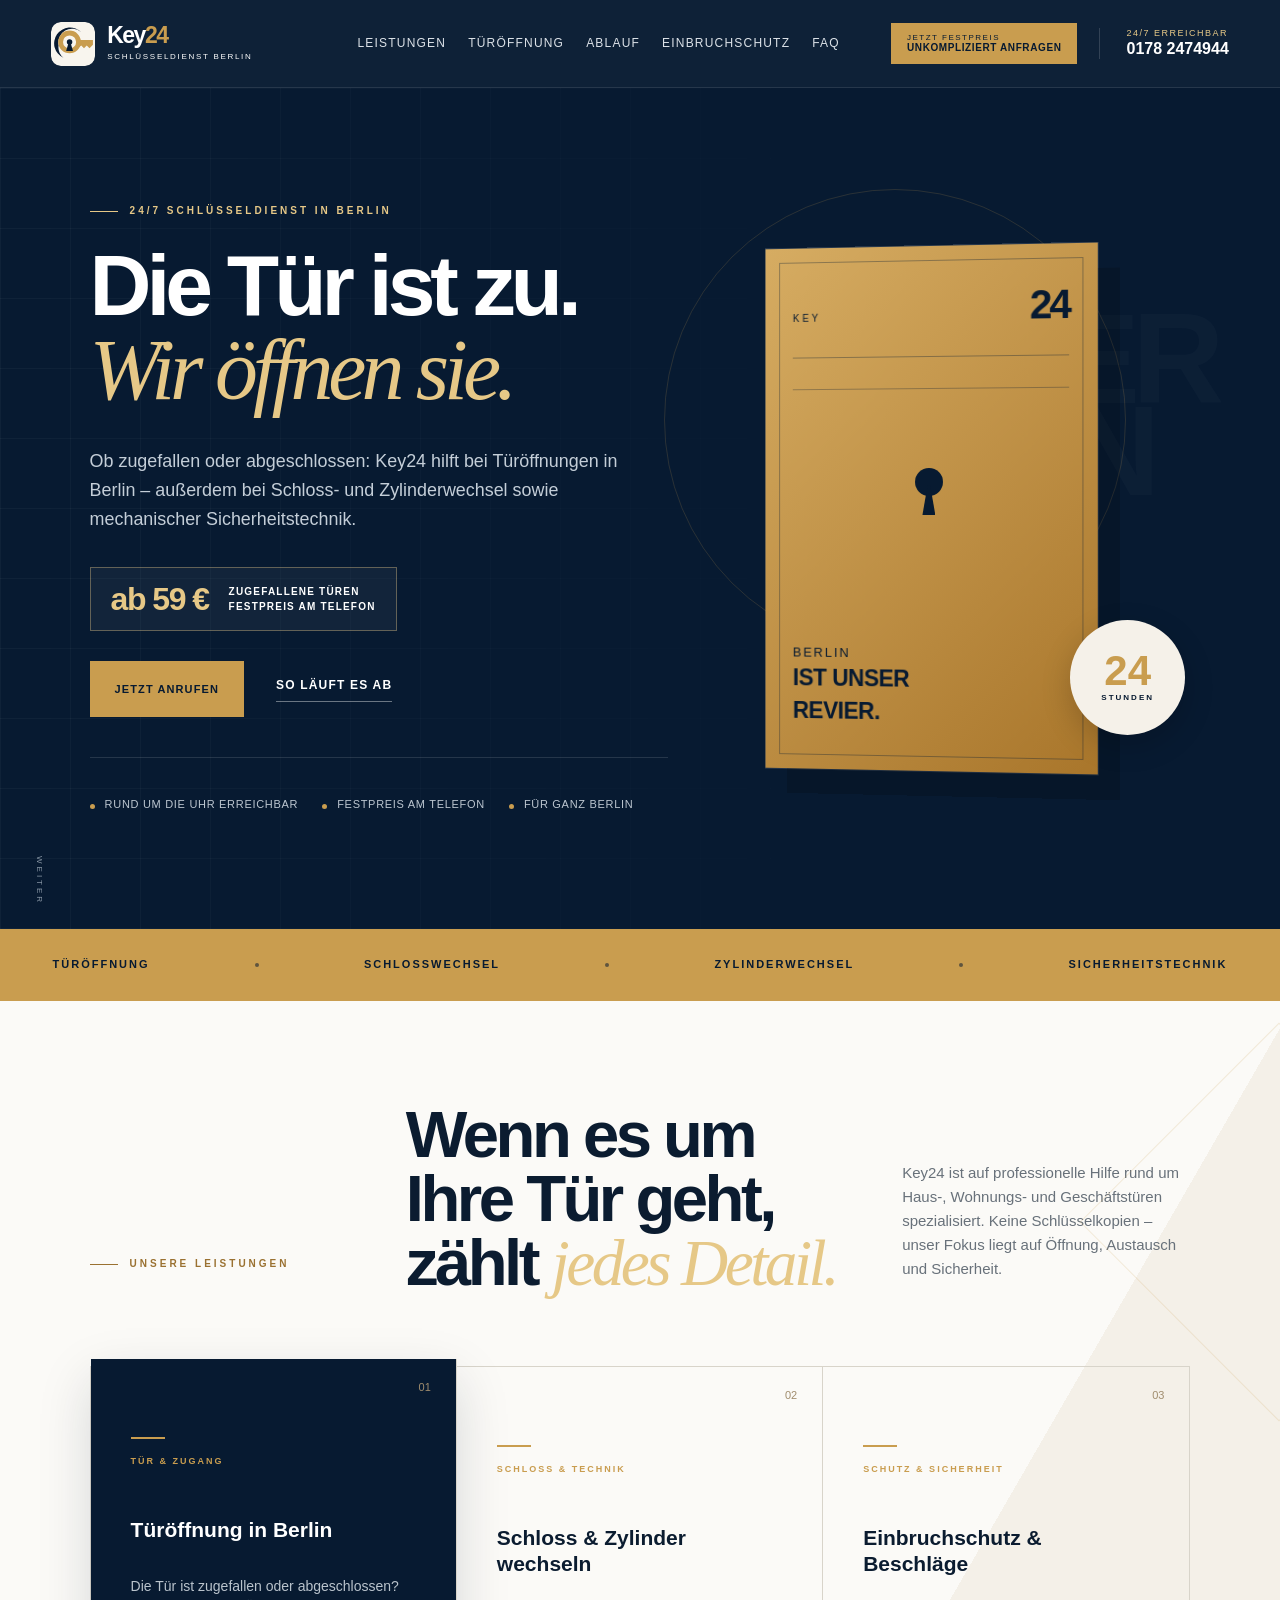
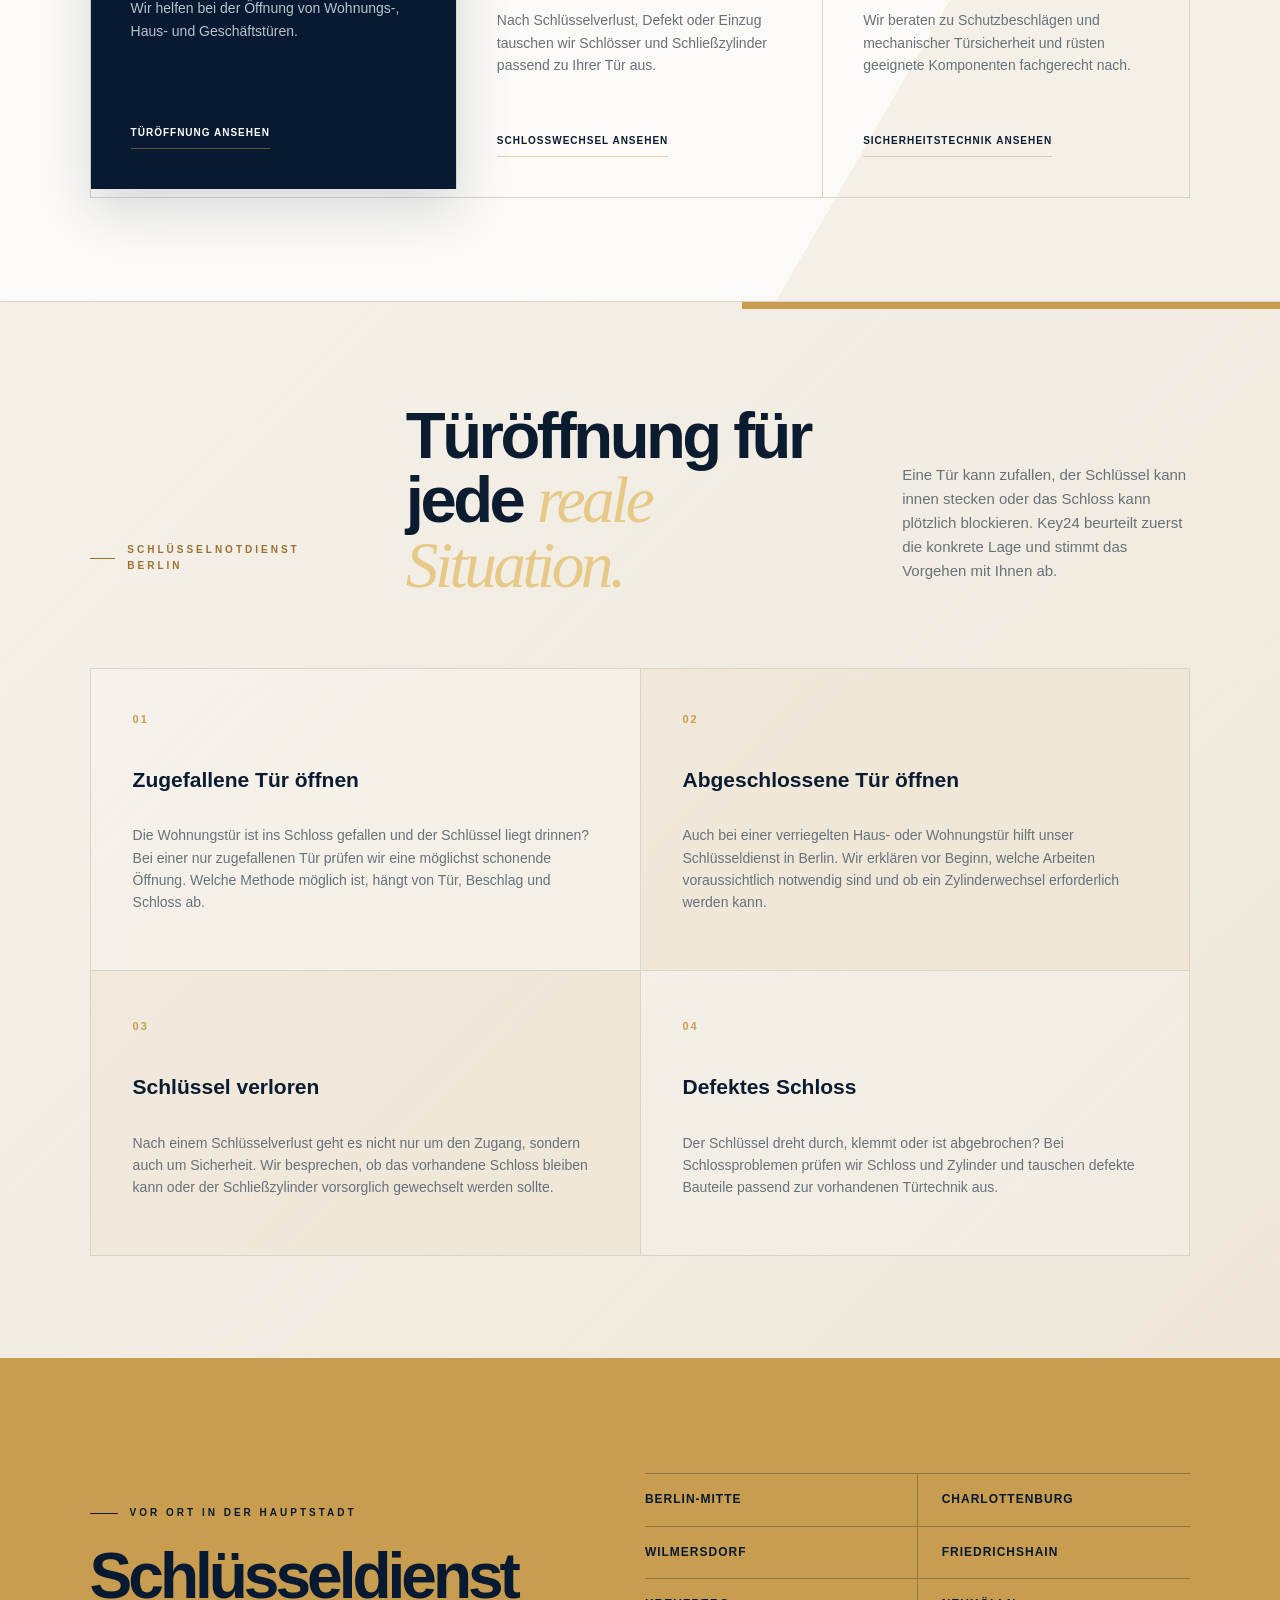
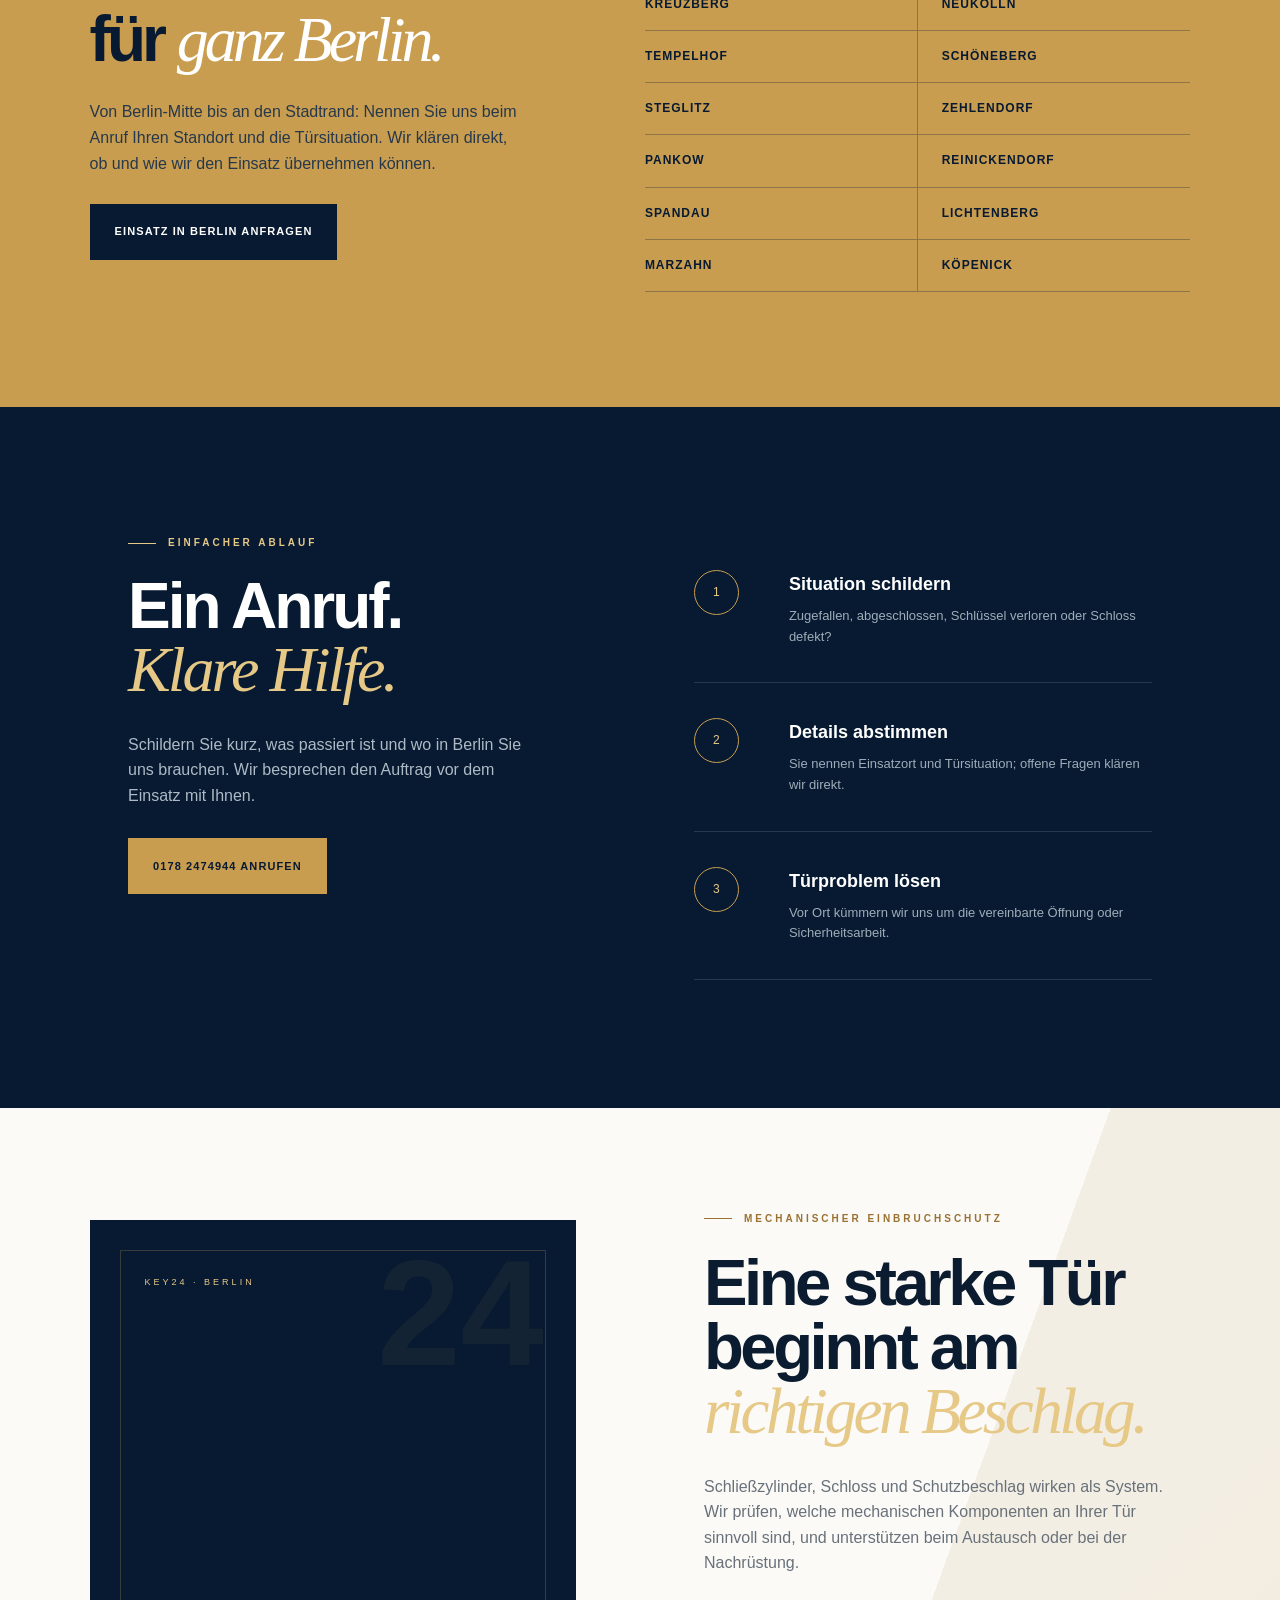
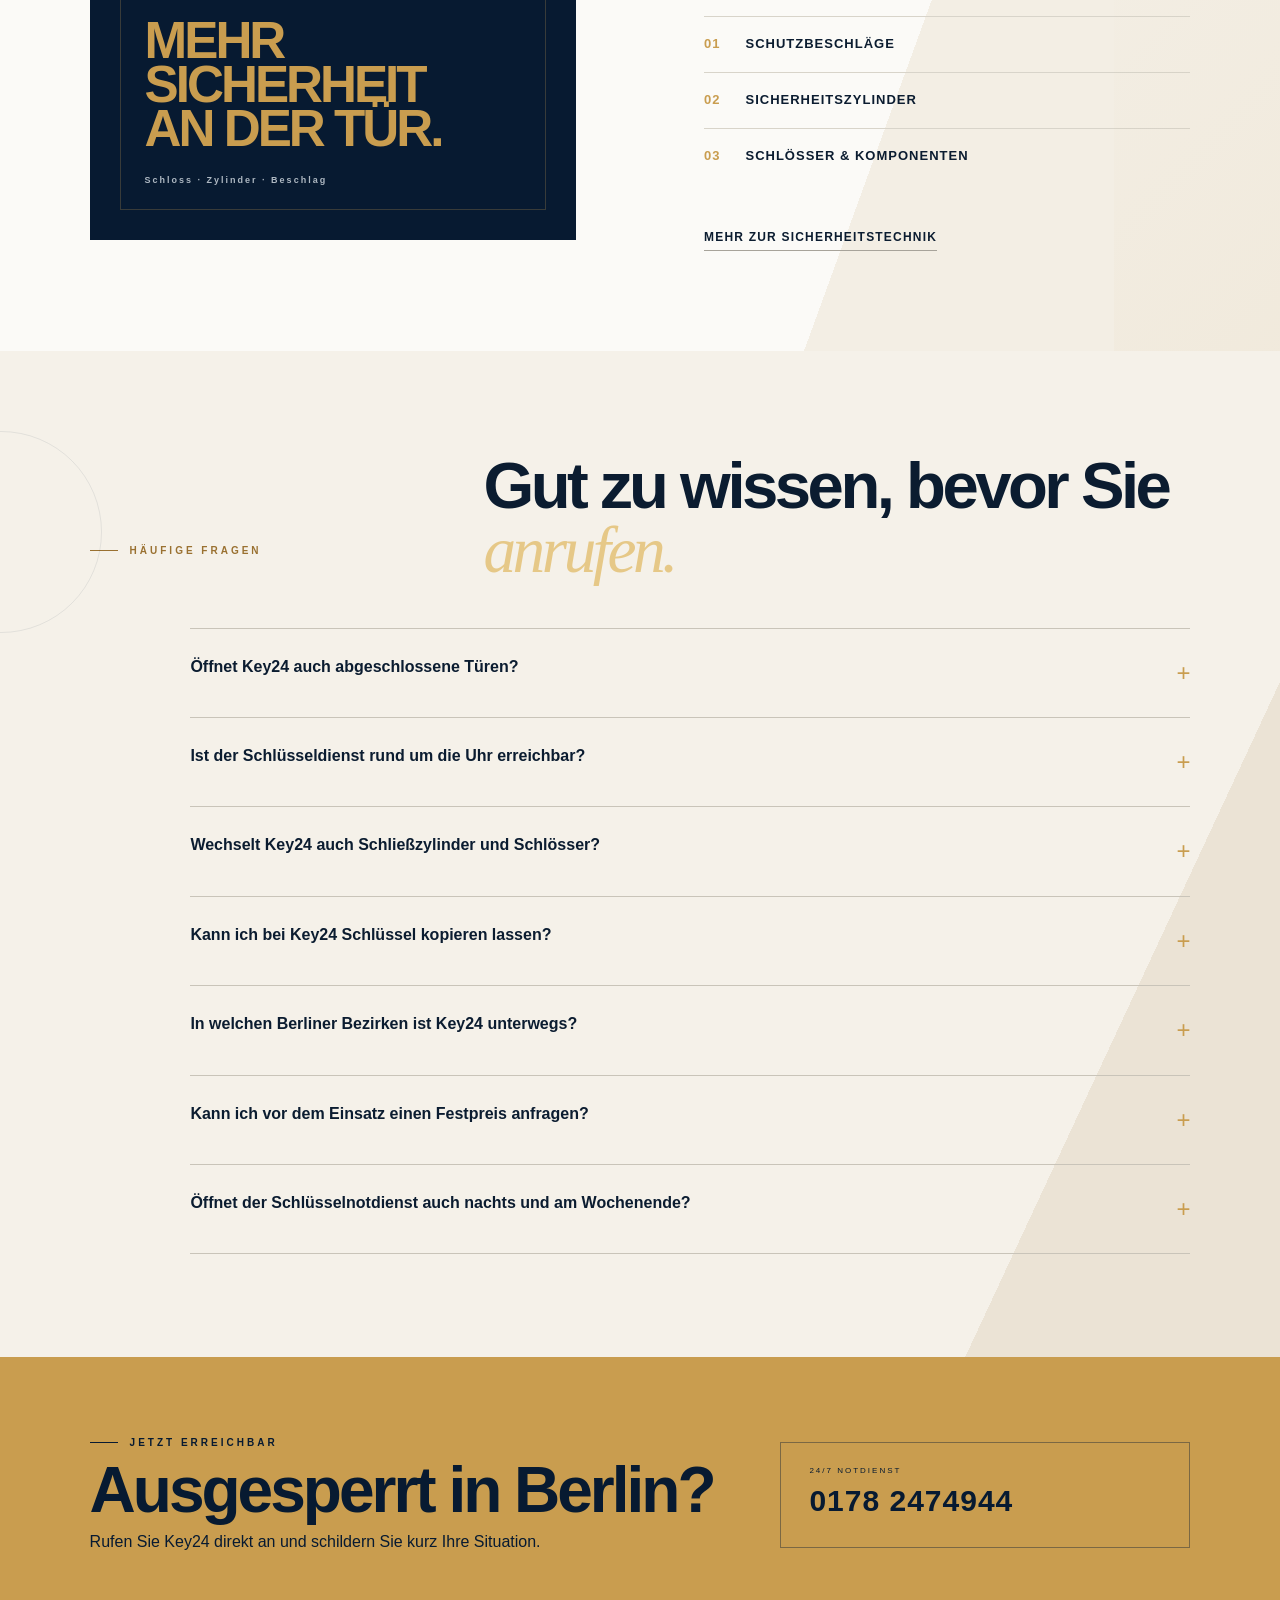
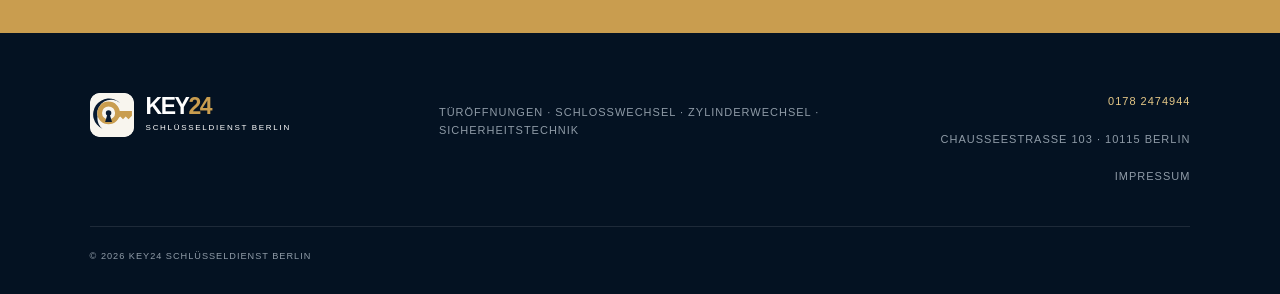
<file: index.html>
<!doctype html>
<html lang="de">
<head>
  <meta charset="utf-8">
  <meta name="viewport" content="width=device-width, initial-scale=1">
  <title>Schlüsseldienst Berlin 24/7 | Türöffnung ab 59 €</title>
  <meta name="description" content="Key24 Schlüsseldienst Berlin: zugefallene Türen ab 59 €, Festpreis am Telefon. 24/7 Türöffnung, Schlosswechsel und Sicherheitstechnik.">
  <meta name="robots" content="index,follow,max-image-preview:large">
  <link rel="canonical" href="https://xn--schlsseldienstberlin-key24-1zc.de/">
  <meta name="theme-color" content="#071a31">
  <meta property="og:type" content="website">
  <meta property="og:locale" content="de_DE">
  <meta property="og:url" content="https://xn--schlsseldienstberlin-key24-1zc.de/">
  <meta property="og:title" content="Key24 Schlüsseldienst Berlin – Türöffnung ab 59 €">
  <meta property="og:description" content="Zugefallene Türen ab 59 €. Festpreis und Anfahrt direkt am Telefon vereinbaren. Key24 ist in Berlin 24/7 erreichbar.">
  <meta property="og:image" content="https://xn--schlsseldienstberlin-key24-1zc.de/assets/key24-logo.jpeg">
  <meta property="og:image:alt" content="Key24 Schlüsseldienst Berlin Logo">
  <meta name="twitter:card" content="summary_large_image">
  <link rel="icon" href="/assets/favicon.svg" type="image/svg+xml" sizes="any">
  <link rel="icon" href="/assets/favicon-48.png" type="image/png" sizes="48x48">
  <link rel="apple-touch-icon" href="/assets/apple-touch-icon.png" sizes="180x180">
  <link rel="manifest" href="/site.webmanifest">
  <link rel="stylesheet" href="styles.css">
  <script type="application/ld+json">
  {
    "@context": "https://schema.org",
    "@graph": [
      {
        "@type": "Locksmith",
        "@id": "https://xn--schlsseldienstberlin-key24-1zc.de/#business",
        "name": "Key24 Schlüsseldienst Berlin",
        "url": "https://xn--schlsseldienstberlin-key24-1zc.de/",
        "description": "Schlüsseldienst für Türöffnungen, Schloss- und Zylinderwechsel sowie mechanische Sicherheitstechnik in Berlin.",
        "telephone": "+491782474944",
        "image": "https://xn--schlsseldienstberlin-key24-1zc.de/assets/key24-logo.jpeg",
        "logo": "https://xn--schlsseldienstberlin-key24-1zc.de/assets/favicon.svg",
        "priceRange": "€€",
        "address": {
          "@type": "PostalAddress",
          "streetAddress": "Chausseestraße 103",
          "postalCode": "10115",
          "addressLocality": "Berlin",
          "addressCountry": "DE"
        },
        "areaServed": {"@type": "City", "name": "Berlin"},
        "openingHoursSpecification": [{
          "@type": "OpeningHoursSpecification",
          "dayOfWeek": ["Monday", "Tuesday", "Wednesday", "Thursday", "Friday", "Saturday", "Sunday"],
          "opens": "00:00",
          "closes": "23:59"
        }]
      },
      {
        "@type": "WebSite",
        "@id": "https://xn--schlsseldienstberlin-key24-1zc.de/#website",
        "url": "https://xn--schlsseldienstberlin-key24-1zc.de/",
        "name": "Key24 Schlüsseldienst Berlin",
        "inLanguage": "de-DE",
        "publisher": {"@id": "https://xn--schlsseldienstberlin-key24-1zc.de/#business"}
      },
      {
        "@type": "WebPage",
        "@id": "https://xn--schlsseldienstberlin-key24-1zc.de/#webpage",
        "url": "https://xn--schlsseldienstberlin-key24-1zc.de/",
        "name": "Schlüsseldienst Berlin 24/7 | Türöffnung ab 59 €",
        "description": "Zugefallene Türen ab 59 €. Festpreis am Telefon. 24/7 Türöffnung, Schlosswechsel und Sicherheitstechnik in Berlin.",
        "isPartOf": {"@id": "https://xn--schlsseldienstberlin-key24-1zc.de/#website"},
        "about": {"@id": "https://xn--schlsseldienstberlin-key24-1zc.de/#business"},
        "inLanguage": "de-DE"
      },
      {
        "@type": "Service",
        "@id": "https://xn--schlsseldienstberlin-key24-1zc.de/#tueroeffnung",
        "name": "Türöffnung Berlin",
        "serviceType": "Türöffnung und Schlüsselnotdienst",
        "provider": {"@id": "https://xn--schlsseldienstberlin-key24-1zc.de/#business"},
        "areaServed": {"@type": "City", "name": "Berlin"},
        "offers": {
          "@type": "Offer",
          "price": "59",
          "priceCurrency": "EUR",
          "description": "Türöffnung einer nur zugefallenen Tür ab 59 €. Festpreis und Anfahrt werden vor dem Einsatz telefonisch vereinbart."
        }
      }
    ]
  }
  </script>
  <script type="application/ld+json">
  {
    "@context": "https://schema.org",
    "@type": "FAQPage",
    "mainEntity": [
      {"@type":"Question","name":"Was kostet eine zugefallene Türöffnung in Berlin?","acceptedAnswer":{"@type":"Answer","text":"Die Öffnung einer nur zugefallenen, nicht abgeschlossenen Tür beginnt bei 59 €. Festpreis und Anfahrt werden vor dem Einsatz am Telefon vereinbart."}},
      {"@type":"Question","name":"Ist Key24 rund um die Uhr erreichbar?","acceptedAnswer":{"@type":"Answer","text":"Key24 ist telefonisch 24 Stunden täglich, auch nachts, an Wochenenden und an Feiertagen erreichbar."}},
      {"@type":"Question","name":"Wechselt Key24 Schlösser und Schließzylinder?","acceptedAnswer":{"@type":"Answer","text":"Ja. Key24 prüft und wechselt Schlösser und Schließzylinder nach Defekt, Schlüsselverlust, Umzug oder Sicherheitsbedarf. Material und Preis werden vorher abgestimmt."}},
      {"@type":"Question","name":"Fertigt Key24 Schlüsselkopien an?","acceptedAnswer":{"@type":"Answer","text":"Nein. Key24 fertigt keine Schlüsselkopien an. Der Schwerpunkt liegt auf Türöffnungen, Schloss- und Zylinderwechsel sowie mechanischer Sicherheitstechnik."}}
    ]
  }
  </script>
</head>
<body>
  <a class="skip-link" href="#inhalt">Zum Inhalt</a>
  <header class="site-header">
    <a class="brand" href="#start" aria-label="Key24 Startseite">
      <img class="brand-icon" src="/assets/favicon.svg" width="44" height="44" alt="">
      <span><b>Key<span>24</span></b><small>Schlüsseldienst Berlin</small></span>
    </a>
    <nav aria-label="Hauptnavigation">
      <a href="#leistungen">Leistungen</a>
      <a href="/tueroeffnung-berlin/">Türöffnung</a>
      <a href="#ablauf">Ablauf</a>
      <a href="#schutz">Einbruchschutz</a>
      <a href="#faq">FAQ</a>
    </nav>
    <div class="header-actions">
      <a class="header-price" href="tel:+491782474944"><span>Jetzt Festpreis</span><b>unkompliziert anfragen</b></a>
      <a class="header-call" href="tel:+491782474944"><span>24/7 erreichbar</span><b>0178 2474944</b></a>
    </div>
    <button class="menu-button" type="button" aria-label="Menü öffnen" aria-expanded="false"><span></span><span></span></button>
  </header>

  <main id="inhalt">
    <section class="hero" id="start">
      <div class="hero-grid" aria-hidden="true"></div>
      <div class="hero-copy">
        <p class="eyebrow"><span></span> 24/7 Schlüsseldienst in Berlin</p>
        <h1>Die Tür ist zu.<br><em>Wir öffnen sie.</em></h1>
        <p class="hero-text">Ob zugefallen oder abgeschlossen: Key24 hilft bei Türöffnungen in Berlin – außerdem bei Schloss- und Zylinderwechsel sowie mechanischer Sicherheitstechnik.</p>
        <div class="hero-price" aria-label="Preis für eine zugefallene Tür">
          <strong>ab 59 €</strong>
          <span>Zugefallene Türen<br>Festpreis am Telefon</span>
        </div>
        <div class="hero-actions">
          <a class="button button-primary" href="tel:+491782474944">Jetzt anrufen</a>
          <a class="text-link" href="#ablauf">So läuft es ab</a>
        </div>
        <ul class="trust-list" aria-label="Ihre Vorteile">
          <li>Rund um die Uhr erreichbar</li>
          <li>Festpreis am Telefon</li>
          <li>Für ganz Berlin</li>
        </ul>
      </div>
      <div class="hero-visual" aria-label="Key24 – Türöffnung in Berlin">
        <div class="berlin-word" aria-hidden="true">BER<br>LIN</div>
        <div class="door">
          <div class="door-top"><span>KEY</span><b>24</b></div>
          <div class="door-line"></div>
          <div class="keyhole"></div>
          <p>BERLIN<br><b>IST UNSER<br>REVIER.</b></p>
        </div>
        <div class="roundel"><span>24</span><small>STUNDEN</small></div>
      </div>
      <a class="scroll-cue" href="#leistungen" aria-label="Zu den Leistungen">WEITER</a>
    </section>

    <section class="service-strip" aria-label="Leistungsübersicht">
      <span>Türöffnung</span><i></i><span>Schlosswechsel</span><i></i><span>Zylinderwechsel</span><i></i><span>Sicherheitstechnik</span>
    </section>

    <section class="section services" id="leistungen">
      <div class="section-intro">
        <p class="eyebrow dark"><span></span> Unsere Leistungen</p>
        <h2>Wenn es um Ihre Tür geht, zählt <em>jedes Detail.</em></h2>
        <p>Key24 ist auf professionelle Hilfe rund um Haus-, Wohnungs- und Geschäftstüren spezialisiert. Keine Schlüsselkopien – unser Fokus liegt auf Öffnung, Austausch und Sicherheit.</p>
      </div>
      <div class="service-cards">
        <article class="service-card featured">
          <div class="card-number">01</div>
          <p class="service-label">Tür &amp; Zugang</p>
          <h3>Türöffnung in Berlin</h3>
          <p>Die Tür ist zugefallen oder abgeschlossen? Wir helfen bei der Öffnung von Wohnungs-, Haus- und Geschäftstüren.</p>
          <a href="/tueroeffnung-berlin/">Türöffnung ansehen</a>
        </article>
        <article class="service-card">
          <div class="card-number">02</div>
          <p class="service-label">Schloss &amp; Technik</p>
          <h3>Schloss &amp; Zylinder wechseln</h3>
          <p>Nach Schlüsselverlust, Defekt oder Einzug tauschen wir Schlösser und Schließzylinder passend zu Ihrer Tür aus.</p>
          <a href="/schlosswechsel-berlin/">Schlosswechsel ansehen</a>
        </article>
        <article class="service-card">
          <div class="card-number">03</div>
          <p class="service-label">Schutz &amp; Sicherheit</p>
          <h3>Einbruchschutz &amp; Beschläge</h3>
          <p>Wir beraten zu Schutzbeschlägen und mechanischer Türsicherheit und rüsten geeignete Komponenten fachgerecht nach.</p>
          <a href="/sicherheitstechnik-berlin/">Sicherheitstechnik ansehen</a>
        </article>
      </div>
    </section>

    <section class="section expertise" id="tueroeffnung">
      <div class="section-intro">
        <p class="eyebrow dark"><span></span> Schlüsselnotdienst Berlin</p>
        <h2>Türöffnung für jede <em>reale Situation.</em></h2>
        <p>Eine Tür kann zufallen, der Schlüssel kann innen stecken oder das Schloss kann plötzlich blockieren. Key24 beurteilt zuerst die konkrete Lage und stimmt das Vorgehen mit Ihnen ab.</p>
      </div>
      <div class="expertise-grid">
        <article><b class="topic-number">01</b><h3>Zugefallene Tür öffnen</h3><p>Die Wohnungstür ist ins Schloss gefallen und der Schlüssel liegt drinnen? Bei einer nur zugefallenen Tür prüfen wir eine möglichst schonende Öffnung. Welche Methode möglich ist, hängt von Tür, Beschlag und Schloss ab.</p></article>
        <article><b class="topic-number">02</b><h3>Abgeschlossene Tür öffnen</h3><p>Auch bei einer verriegelten Haus- oder Wohnungstür hilft unser Schlüsseldienst in Berlin. Wir erklären vor Beginn, welche Arbeiten voraussichtlich notwendig sind und ob ein Zylinderwechsel erforderlich werden kann.</p></article>
        <article><b class="topic-number">03</b><h3>Schlüssel verloren</h3><p>Nach einem Schlüsselverlust geht es nicht nur um den Zugang, sondern auch um Sicherheit. Wir besprechen, ob das vorhandene Schloss bleiben kann oder der Schließzylinder vorsorglich gewechselt werden sollte.</p></article>
        <article><b class="topic-number">04</b><h3>Defektes Schloss</h3><p>Der Schlüssel dreht durch, klemmt oder ist abgebrochen? Bei Schlossproblemen prüfen wir Schloss und Zylinder und tauschen defekte Bauteile passend zur vorhandenen Türtechnik aus.</p></article>
      </div>
    </section>

    <section class="local-section">
      <div class="local-heading">
        <p class="eyebrow"><span></span> Vor Ort in der Hauptstadt</p>
        <h2>Schlüsseldienst für <em>ganz Berlin.</em></h2>
        <p>Von Berlin-Mitte bis an den Stadtrand: Nennen Sie uns beim Anruf Ihren Standort und die Türsituation. Wir klären direkt, ob und wie wir den Einsatz übernehmen können.</p>
        <a class="button button-primary" href="tel:+491782474944">Einsatz in Berlin anfragen</a>
      </div>
      <div class="districts" aria-label="Einsatzgebiete in Berlin"><span>Berlin-Mitte</span><span>Charlottenburg</span><span>Wilmersdorf</span><span>Friedrichshain</span><span>Kreuzberg</span><span>Neukölln</span><span>Tempelhof</span><span>Schöneberg</span><span>Steglitz</span><span>Zehlendorf</span><span>Pankow</span><span>Reinickendorf</span><span>Spandau</span><span>Lichtenberg</span><span>Marzahn</span><span>Köpenick</span></div>
    </section>

    <section class="process" id="ablauf">
      <div class="process-copy">
        <p class="eyebrow"><span></span> Einfacher Ablauf</p>
        <h2>Ein Anruf.<br><em>Klare Hilfe.</em></h2>
        <p>Schildern Sie kurz, was passiert ist und wo in Berlin Sie uns brauchen. Wir besprechen den Auftrag vor dem Einsatz mit Ihnen.</p>
        <a class="button button-primary" href="tel:+491782474944">0178 2474944 anrufen</a>
      </div>
      <ol class="steps">
        <li><span>1</span><div><h3>Situation schildern</h3><p>Zugefallen, abgeschlossen, Schlüssel verloren oder Schloss defekt?</p></div></li>
        <li><span>2</span><div><h3>Details abstimmen</h3><p>Sie nennen Einsatzort und Türsituation; offene Fragen klären wir direkt.</p></div></li>
        <li><span>3</span><div><h3>Türproblem lösen</h3><p>Vor Ort kümmern wir uns um die vereinbarte Öffnung oder Sicherheitsarbeit.</p></div></li>
      </ol>
    </section>

    <section class="section security" id="schutz">
      <div class="security-visual" aria-hidden="true">
        <span class="security-kicker">KEY24 · BERLIN</span>
        <strong>MEHR<br>SICHERHEIT<br>AN DER TÜR.</strong>
        <p>Schloss · Zylinder · Beschlag</p>
      </div>
      <div class="security-copy">
        <p class="eyebrow dark"><span></span> Mechanischer Einbruchschutz</p>
        <h2>Eine starke Tür beginnt am <em>richtigen Beschlag.</em></h2>
        <p>Schließzylinder, Schloss und Schutzbeschlag wirken als System. Wir prüfen, welche mechanischen Komponenten an Ihrer Tür sinnvoll sind, und unterstützen beim Austausch oder bei der Nachrüstung.</p>
        <div class="security-points">
          <div><b>01</b><span>Schutzbeschläge</span></div>
          <div><b>02</b><span>Sicherheitszylinder</span></div>
          <div><b>03</b><span>Schlösser &amp; Komponenten</span></div>
        </div>
        <a class="text-link dark-link" href="/sicherheitstechnik-berlin/">Mehr zur Sicherheitstechnik</a>
      </div>
    </section>

    <section class="section faq" id="faq">
      <div class="section-intro compact">
        <p class="eyebrow dark"><span></span> Häufige Fragen</p>
        <h2>Gut zu wissen, bevor Sie <em>anrufen.</em></h2>
      </div>
      <div class="accordion">
        <details><summary>Öffnet Key24 auch abgeschlossene Türen?<span>+</span></summary><p>Ja. Wir helfen sowohl bei zugefallenen als auch bei abgeschlossenen Haus-, Wohnungs- und Geschäftstüren. Die genaue Vorgehensweise hängt von Tür, Schloss und Situation ab.</p></details>
        <details><summary>Ist der Schlüsseldienst rund um die Uhr erreichbar?<span>+</span></summary><p>Sie erreichen Key24 unter 0178 2474944 rund um die Uhr – auch nachts, an Wochenenden und Feiertagen.</p></details>
        <details><summary>Wechselt Key24 auch Schließzylinder und Schlösser?<span>+</span></summary><p>Ja. Wir tauschen defekte oder nicht mehr sichere Schlösser und Schließzylinder aus, etwa nach Schlüsselverlust, einem Einzug oder einem Einbruchversuch.</p></details>
        <details><summary>Kann ich bei Key24 Schlüssel kopieren lassen?<span>+</span></summary><p>Nein. Key24 fertigt keine Schlüsselkopien an. Unser Schwerpunkt sind Türöffnungen, Schloss- und Zylinderwechsel, Beschläge und mechanischer Einbruchschutz.</p></details>
        <details><summary>In welchen Berliner Bezirken ist Key24 unterwegs?<span>+</span></summary><p>Key24 hilft im gesamten Berliner Stadtgebiet. Nennen Sie beim Anruf einfach Ihren Bezirk und die genaue Adresse.</p></details>
        <details><summary>Kann ich vor dem Einsatz einen Festpreis anfragen?<span>+</span></summary><p>Ja. Beschreiben Sie am Telefon möglichst genau, ob die Tür zugefallen oder abgeschlossen ist, welche Art von Tür betroffen ist und wo der Einsatz stattfinden soll. Auf Basis des konkret beschriebenen Auftrags können Sie einen Festpreis anfragen.</p></details>
        <details><summary>Öffnet der Schlüsselnotdienst auch nachts und am Wochenende?<span>+</span></summary><p>Key24 ist als 24-Stunden-Schlüsselnotdienst in Berlin auch nachts, an Wochenenden und an Feiertagen telefonisch erreichbar.</p></details>
      </div>
    </section>

    <section class="cta">
      <div>
        <p class="eyebrow"><span></span> Jetzt erreichbar</p>
        <h2>Ausgesperrt in Berlin?</h2>
        <p>Rufen Sie Key24 direkt an und schildern Sie kurz Ihre Situation.</p>
      </div>
      <a href="tel:+491782474944"><small>24/7 NOTDIENST</small><strong>0178 2474944</strong></a>
    </section>
  </main>

  <footer>
    <div class="footer-brand">
      <img class="brand-icon" src="/assets/favicon.svg" width="44" height="44" alt="">
      <div><b>Key<span>24</span></b><small>Schlüsseldienst Berlin</small></div>
    </div>
    <p>Türöffnungen · Schlosswechsel · Zylinderwechsel · Sicherheitstechnik</p>
    <div class="footer-links"><a href="tel:+491782474944">0178 2474944</a><span>Chausseestraße 103 · 10115 Berlin</span><a href="/impressum.html">Impressum</a></div>
    <small>© <span id="year"></span> Key24 Schlüsseldienst Berlin</small>
  </footer>

  <div class="mobile-call"><a href="tel:+491782474944"><span>Festpreis anfragen</span><b>0178 2474944</b></a></div>
  <script src="script.js"></script>
</body>
</html>
</file>
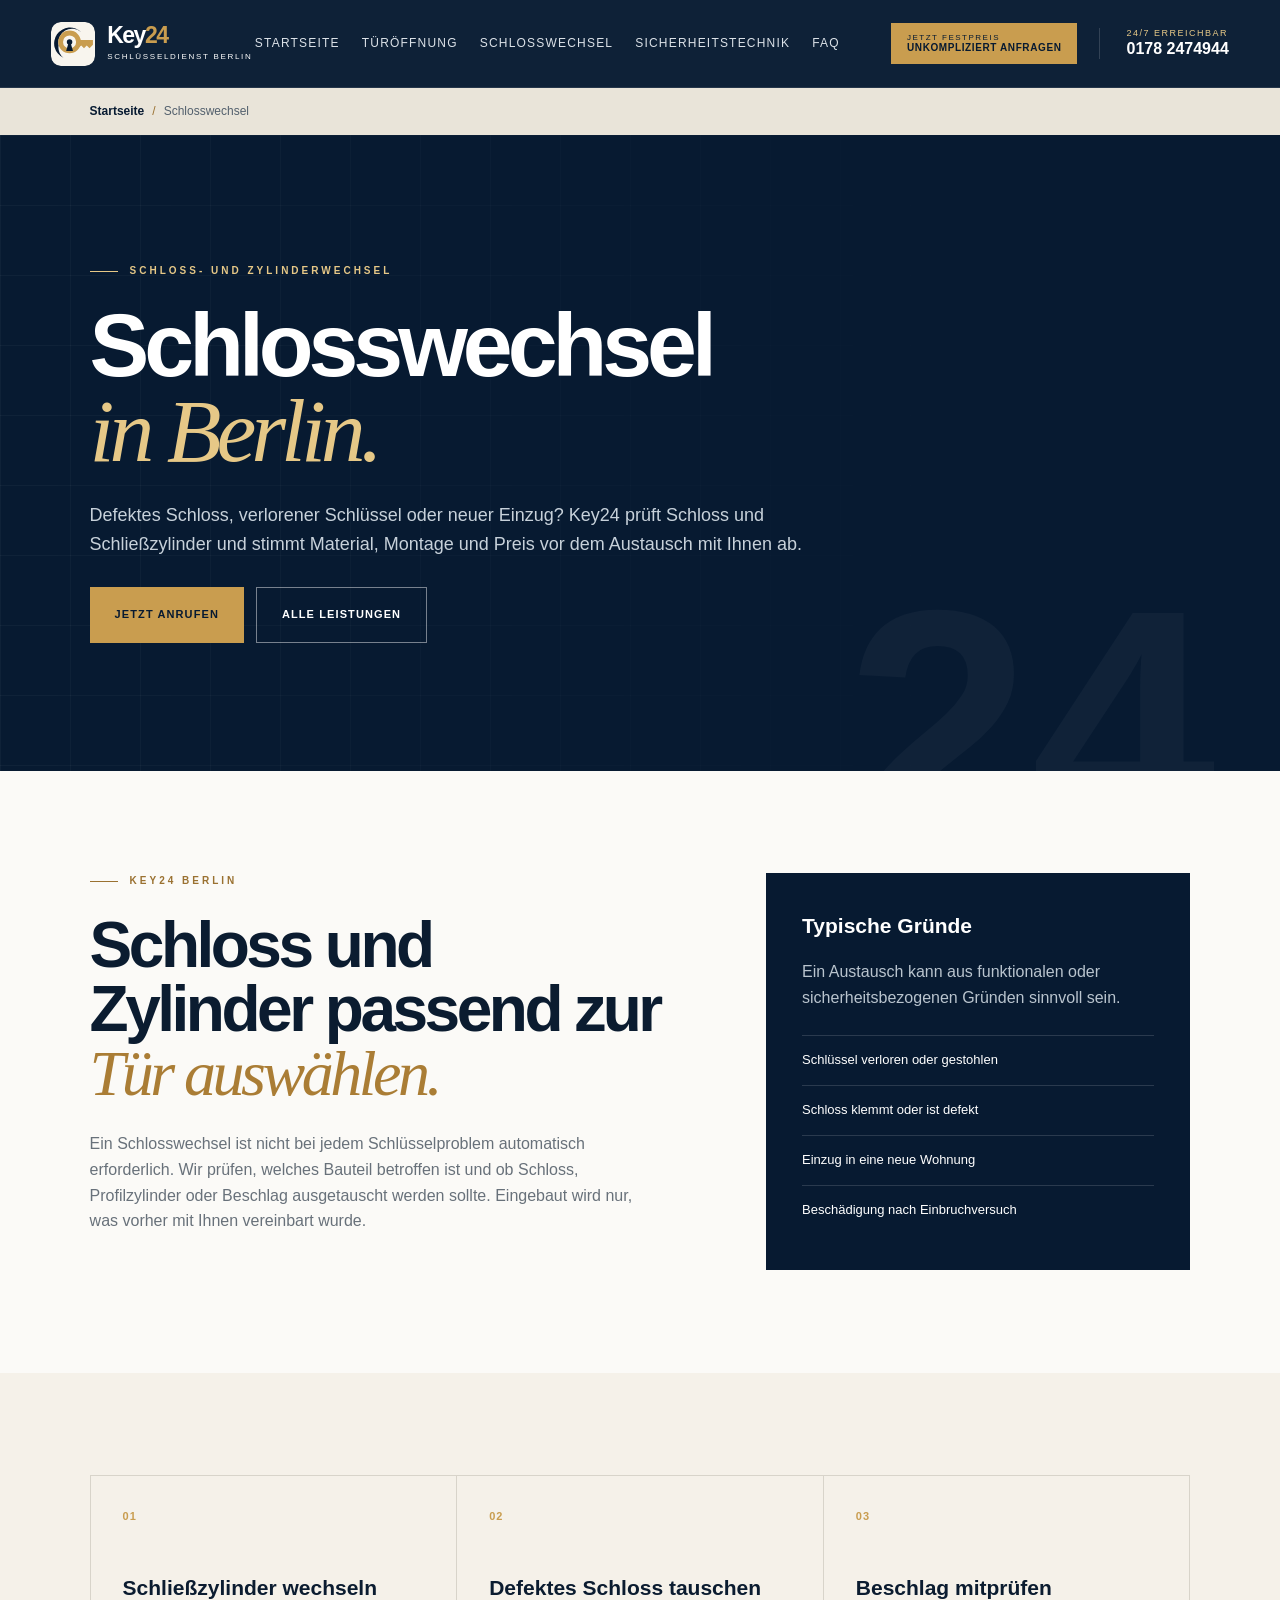
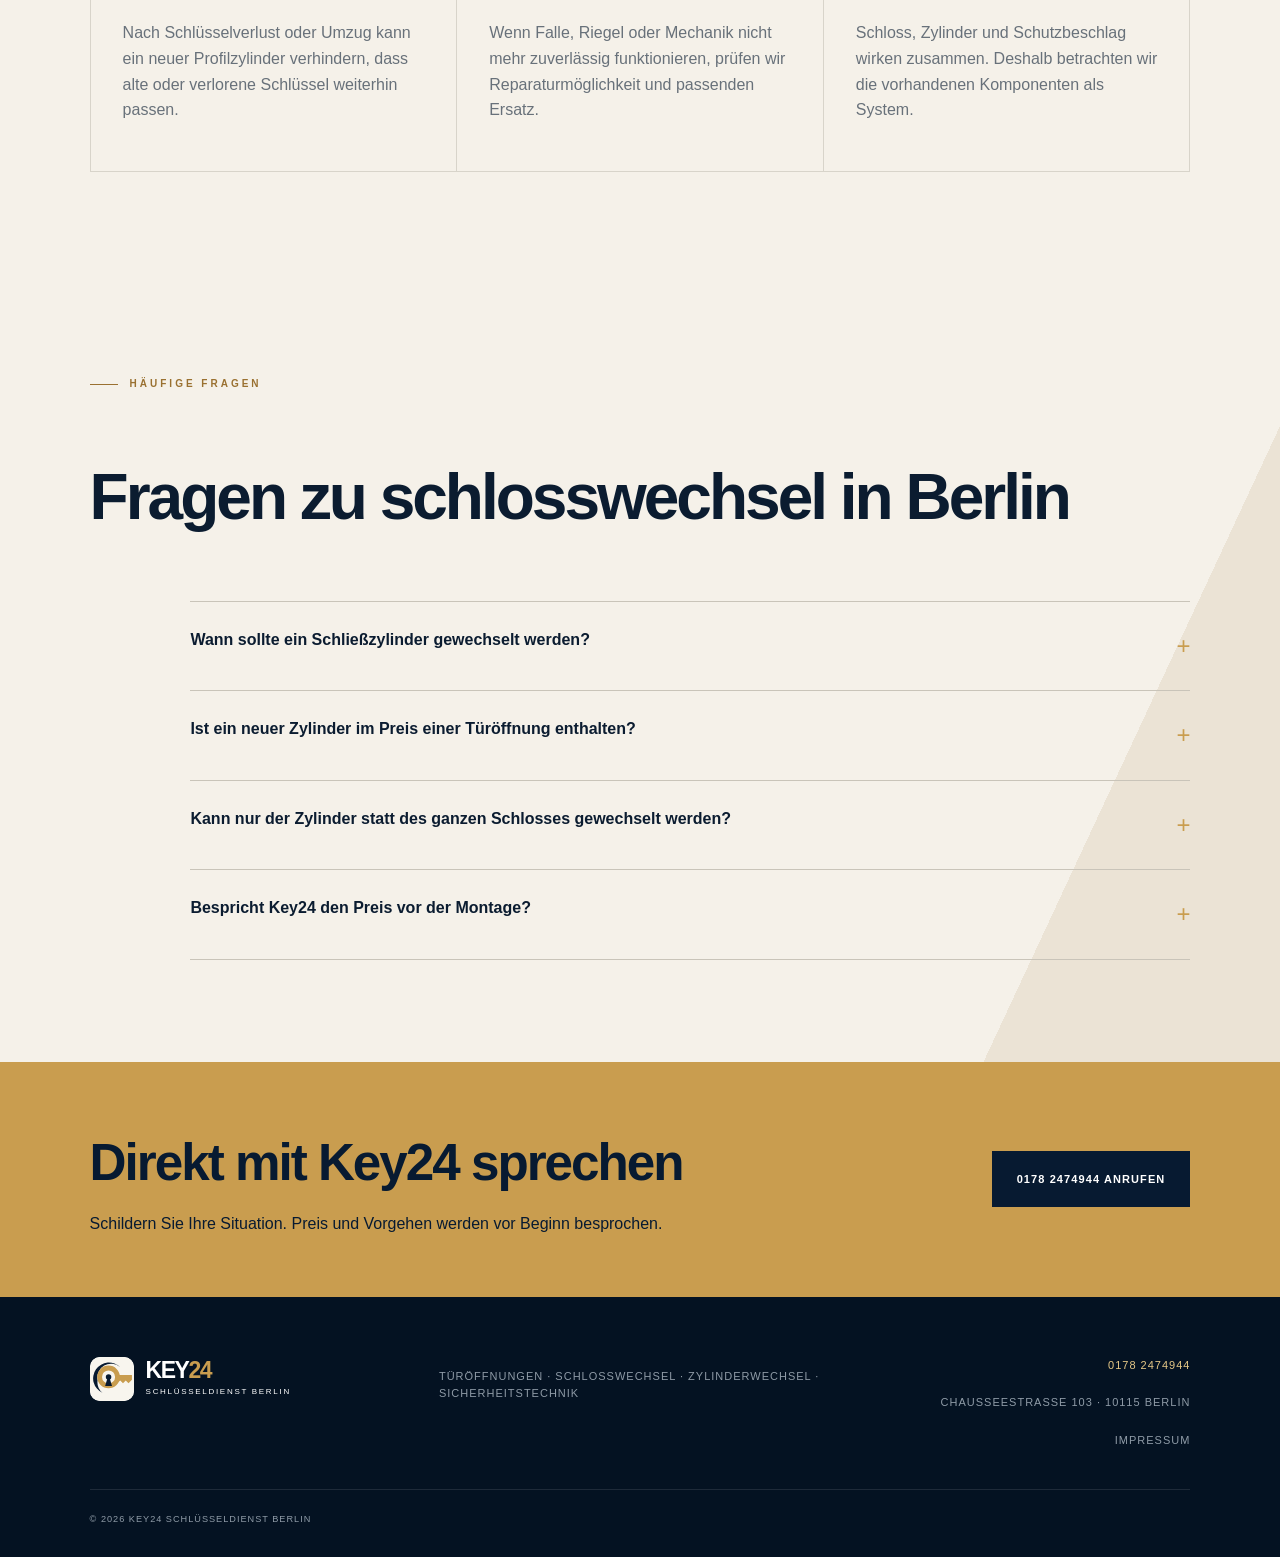
<file: schlosswechsel-berlin/index.html>
<!doctype html><html lang="de"><head><meta charset="utf-8"><meta name="viewport" content="width=device-width,initial-scale=1"><title>Schlosswechsel Berlin | Schloss &amp; Zylinder wechseln</title><meta name="description" content="Schlosswechsel Berlin mit Key24: Schloss oder Schließzylinder nach Defekt, Schlüsselverlust oder Umzug wechseln. Klare Absprache vor der Montage."><meta name="robots" content="index,follow,max-image-preview:large"><link rel="canonical" href="https://xn--schlsseldienstberlin-key24-1zc.de/schlosswechsel-berlin/"><meta name="theme-color" content="#071a31"><meta property="og:type" content="website"><meta property="og:locale" content="de_DE"><meta property="og:url" content="https://xn--schlsseldienstberlin-key24-1zc.de/schlosswechsel-berlin/"><meta property="og:title" content="Schlosswechsel Berlin | Schloss &amp; Zylinder wechseln"><meta property="og:description" content="Schlosswechsel Berlin mit Key24: Schloss oder Schließzylinder nach Defekt, Schlüsselverlust oder Umzug wechseln. Klare Absprache vor der Montage."><meta property="og:image" content="https://xn--schlsseldienstberlin-key24-1zc.de/assets/key24-logo.jpeg"><meta name="twitter:card" content="summary_large_image"><link rel="icon" href="/assets/favicon.svg" type="image/svg+xml" sizes="any"><link rel="icon" href="/assets/favicon-48.png" type="image/png" sizes="48x48"><link rel="apple-touch-icon" href="/assets/apple-touch-icon.png" sizes="180x180"><link rel="manifest" href="/site.webmanifest"><link rel="stylesheet" href="/styles.css"><script type="application/ld+json">{"@context":"https://schema.org","@graph":[{"@type":"WebPage","@id":"https://xn--schlsseldienstberlin-key24-1zc.de/schlosswechsel-berlin/#webpage","url":"https://xn--schlsseldienstberlin-key24-1zc.de/schlosswechsel-berlin/","name":"Schlosswechsel Berlin | Schloss & Zylinder wechseln","description":"Schlosswechsel Berlin mit Key24: Schloss oder Schließzylinder nach Defekt, Schlüsselverlust oder Umzug wechseln. Klare Absprache vor der Montage.","inLanguage":"de-DE","isPartOf":{"@id":"https://xn--schlsseldienstberlin-key24-1zc.de/#website"},"breadcrumb":{"@id":"https://xn--schlsseldienstberlin-key24-1zc.de/schlosswechsel-berlin/#breadcrumb"},"mainEntity":{"@id":"https://xn--schlsseldienstberlin-key24-1zc.de/schlosswechsel-berlin/#service"}},{"@type":"BreadcrumbList","@id":"https://xn--schlsseldienstberlin-key24-1zc.de/schlosswechsel-berlin/#breadcrumb","itemListElement":[{"@type":"ListItem","position":1,"name":"Startseite","item":"https://xn--schlsseldienstberlin-key24-1zc.de/"},{"@type":"ListItem","position":2,"name":"Schlosswechsel","item":"https://xn--schlsseldienstberlin-key24-1zc.de/schlosswechsel-berlin/"}]},{"@type":"Service","@id":"https://xn--schlsseldienstberlin-key24-1zc.de/schlosswechsel-berlin/#service","name":"Schlosswechsel Berlin","description":"Schlosswechsel Berlin mit Key24: Schloss oder Schließzylinder nach Defekt, Schlüsselverlust oder Umzug wechseln. Klare Absprache vor der Montage.","url":"https://xn--schlsseldienstberlin-key24-1zc.de/schlosswechsel-berlin/","provider":{"@id":"https://xn--schlsseldienstberlin-key24-1zc.de/#business"},"areaServed":{"@type":"City","name":"Berlin"}},{"@type":"FAQPage","@id":"https://xn--schlsseldienstberlin-key24-1zc.de/schlosswechsel-berlin/#faq","mainEntity":[{"@type":"Question","name":"Wann sollte ein Schließzylinder gewechselt werden?","acceptedAnswer":{"@type":"Answer","text":"Ein Wechsel kann nach Schlüsselverlust, Diebstahl, Umzug, Defekt oder bei einem technisch ungeeigneten alten Zylinder sinnvoll sein."}},{"@type":"Question","name":"Ist ein neuer Zylinder im Preis einer Türöffnung enthalten?","acceptedAnswer":{"@type":"Answer","text":"Nein. Material ist nicht automatisch im Türöffnungspreis enthalten und wird nur nach vorheriger Absprache eingebaut und berechnet."}},{"@type":"Question","name":"Kann nur der Zylinder statt des ganzen Schlosses gewechselt werden?","acceptedAnswer":{"@type":"Answer","text":"Das hängt vom Defekt und der vorhandenen Türtechnik ab. Häufig lässt sich ein Profilzylinder separat austauschen; die konkrete Situation wird vorher geprüft."}},{"@type":"Question","name":"Bespricht Key24 den Preis vor der Montage?","acceptedAnswer":{"@type":"Answer","text":"Ja. Benötigtes Material, Montage und Preis werden vor dem Austausch mit Ihnen abgestimmt."}}]}]}</script></head><body class="subpage"><a class="skip-link" href="#inhalt">Zum Inhalt</a>
  <header class="site-header">
    <a class="brand" href="/" aria-label="Key24 Startseite"><img class="brand-icon" src="/assets/favicon.svg" width="44" height="44" alt=""><span><b>Key<span>24</span></b><small>Schlüsseldienst Berlin</small></span></a>
    <nav aria-label="Hauptnavigation"><a href="/">Startseite</a><a href="/tueroeffnung-berlin/">Türöffnung</a><a href="/schlosswechsel-berlin/">Schlosswechsel</a><a href="/sicherheitstechnik-berlin/">Sicherheitstechnik</a><a href="/#faq">FAQ</a></nav>
    <div class="header-actions"><a class="header-price" href="tel:+491782474944"><span>Jetzt Festpreis</span><b>unkompliziert anfragen</b></a><a class="header-call" href="tel:+491782474944"><span>24/7 erreichbar</span><b>0178 2474944</b></a></div>
    <button class="menu-button" type="button" aria-label="Menü öffnen" aria-expanded="false"><span></span><span></span></button>
  </header><main id="inhalt"><div class="breadcrumb"><a href="/">Startseite</a><span>/</span>Schlosswechsel</div><section class="service-hero"><div class="service-hero-inner"><p class="eyebrow"><span></span>Schloss- und Zylinderwechsel</p><h1>Schlosswechsel<em>in Berlin.</em></h1><p class="lead">Defektes Schloss, verlorener Schlüssel oder neuer Einzug? Key24 prüft Schloss und Schließzylinder und stimmt Material, Montage und Preis vor dem Austausch mit Ihnen ab.</p><div class="service-actions"><a class="button button-primary" href="tel:+491782474944">Jetzt anrufen</a><a class="button button-outline" href="/#leistungen">Alle Leistungen</a></div></div></section><section class="content-section"><div class="content-grid"><div><p class="eyebrow dark"><span></span>Key24 Berlin</p><h2>Schloss und Zylinder passend zur <em>Tür auswählen.</em></h2><p>Ein Schlosswechsel ist nicht bei jedem Schlüsselproblem automatisch erforderlich. Wir prüfen, welches Bauteil betroffen ist und ob Schloss, Profilzylinder oder Beschlag ausgetauscht werden sollte. Eingebaut wird nur, was vorher mit Ihnen vereinbart wurde.</p></div><aside class="info-panel"><h3>Typische Gründe</h3><p>Ein Austausch kann aus funktionalen oder sicherheitsbezogenen Gründen sinnvoll sein.</p><ul class="info-list"><li>Schlüssel verloren oder gestohlen</li><li>Schloss klemmt oder ist defekt</li><li>Einzug in eine neue Wohnung</li><li>Beschädigung nach Einbruchversuch</li></ul></aside></div></section><section class="content-section alt"><div class="feature-grid"><article><b>01</b><h3>Schließzylinder wechseln</h3><p>Nach Schlüsselverlust oder Umzug kann ein neuer Profilzylinder verhindern, dass alte oder verlorene Schlüssel weiterhin passen.</p></article><article><b>02</b><h3>Defektes Schloss tauschen</h3><p>Wenn Falle, Riegel oder Mechanik nicht mehr zuverlässig funktionieren, prüfen wir Reparaturmöglichkeit und passenden Ersatz.</p></article><article><b>03</b><h3>Beschlag mitprüfen</h3><p>Schloss, Zylinder und Schutzbeschlag wirken zusammen. Deshalb betrachten wir die vorhandenen Komponenten als System.</p></article></div></section><section class="service-faq"><p class="eyebrow dark"><span></span>Häufige Fragen</p><h2>Fragen zu schlosswechsel in Berlin</h2><div class="accordion"><details><summary>Wann sollte ein Schließzylinder gewechselt werden?<span>+</span></summary><p>Ein Wechsel kann nach Schlüsselverlust, Diebstahl, Umzug, Defekt oder bei einem technisch ungeeigneten alten Zylinder sinnvoll sein.</p></details><details><summary>Ist ein neuer Zylinder im Preis einer Türöffnung enthalten?<span>+</span></summary><p>Nein. Material ist nicht automatisch im Türöffnungspreis enthalten und wird nur nach vorheriger Absprache eingebaut und berechnet.</p></details><details><summary>Kann nur der Zylinder statt des ganzen Schlosses gewechselt werden?<span>+</span></summary><p>Das hängt vom Defekt und der vorhandenen Türtechnik ab. Häufig lässt sich ein Profilzylinder separat austauschen; die konkrete Situation wird vorher geprüft.</p></details><details><summary>Bespricht Key24 den Preis vor der Montage?<span>+</span></summary><p>Ja. Benötigtes Material, Montage und Preis werden vor dem Austausch mit Ihnen abgestimmt.</p></details></div></section><section class="service-cta"><div><h2>Direkt mit Key24 sprechen</h2><p>Schildern Sie Ihre Situation. Preis und Vorgehen werden vor Beginn besprochen.</p></div><a class="button" href="tel:+491782474944">0178 2474944 anrufen</a></section></main><footer><div class="footer-brand"><img class="brand-icon" src="/assets/favicon.svg" width="44" height="44" alt=""><div><b>Key<span>24</span></b><small>Schlüsseldienst Berlin</small></div></div><p>Türöffnungen · Schlosswechsel · Zylinderwechsel · Sicherheitstechnik</p><div class="footer-links"><a href="tel:+491782474944">0178 2474944</a><span>Chausseestraße 103 · 10115 Berlin</span><a href="/impressum.html">Impressum</a></div><small>© <span id="year"></span> Key24 Schlüsseldienst Berlin</small></footer><div class="mobile-call"><a href="tel:+491782474944"><span>Festpreis anfragen</span><b>0178 2474944</b></a></div><script src="/script.js"></script></body></html>
</file>
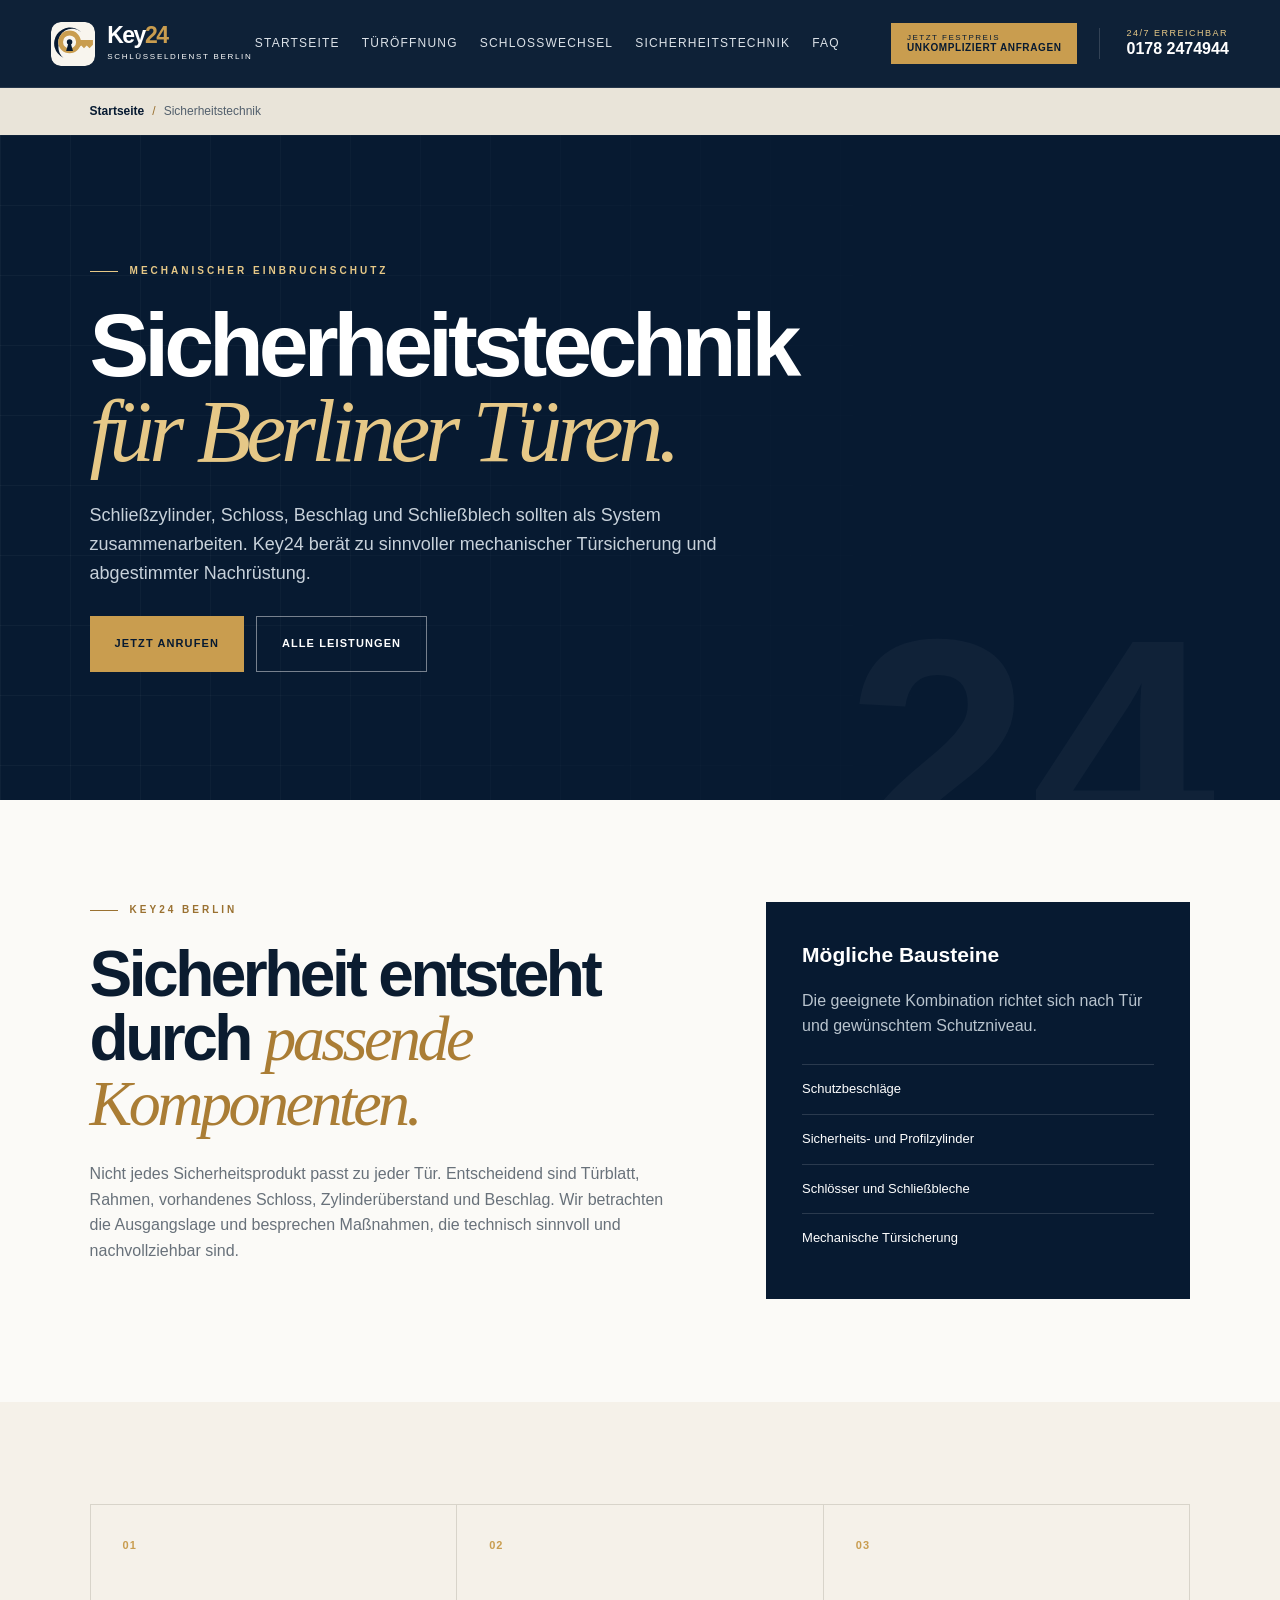
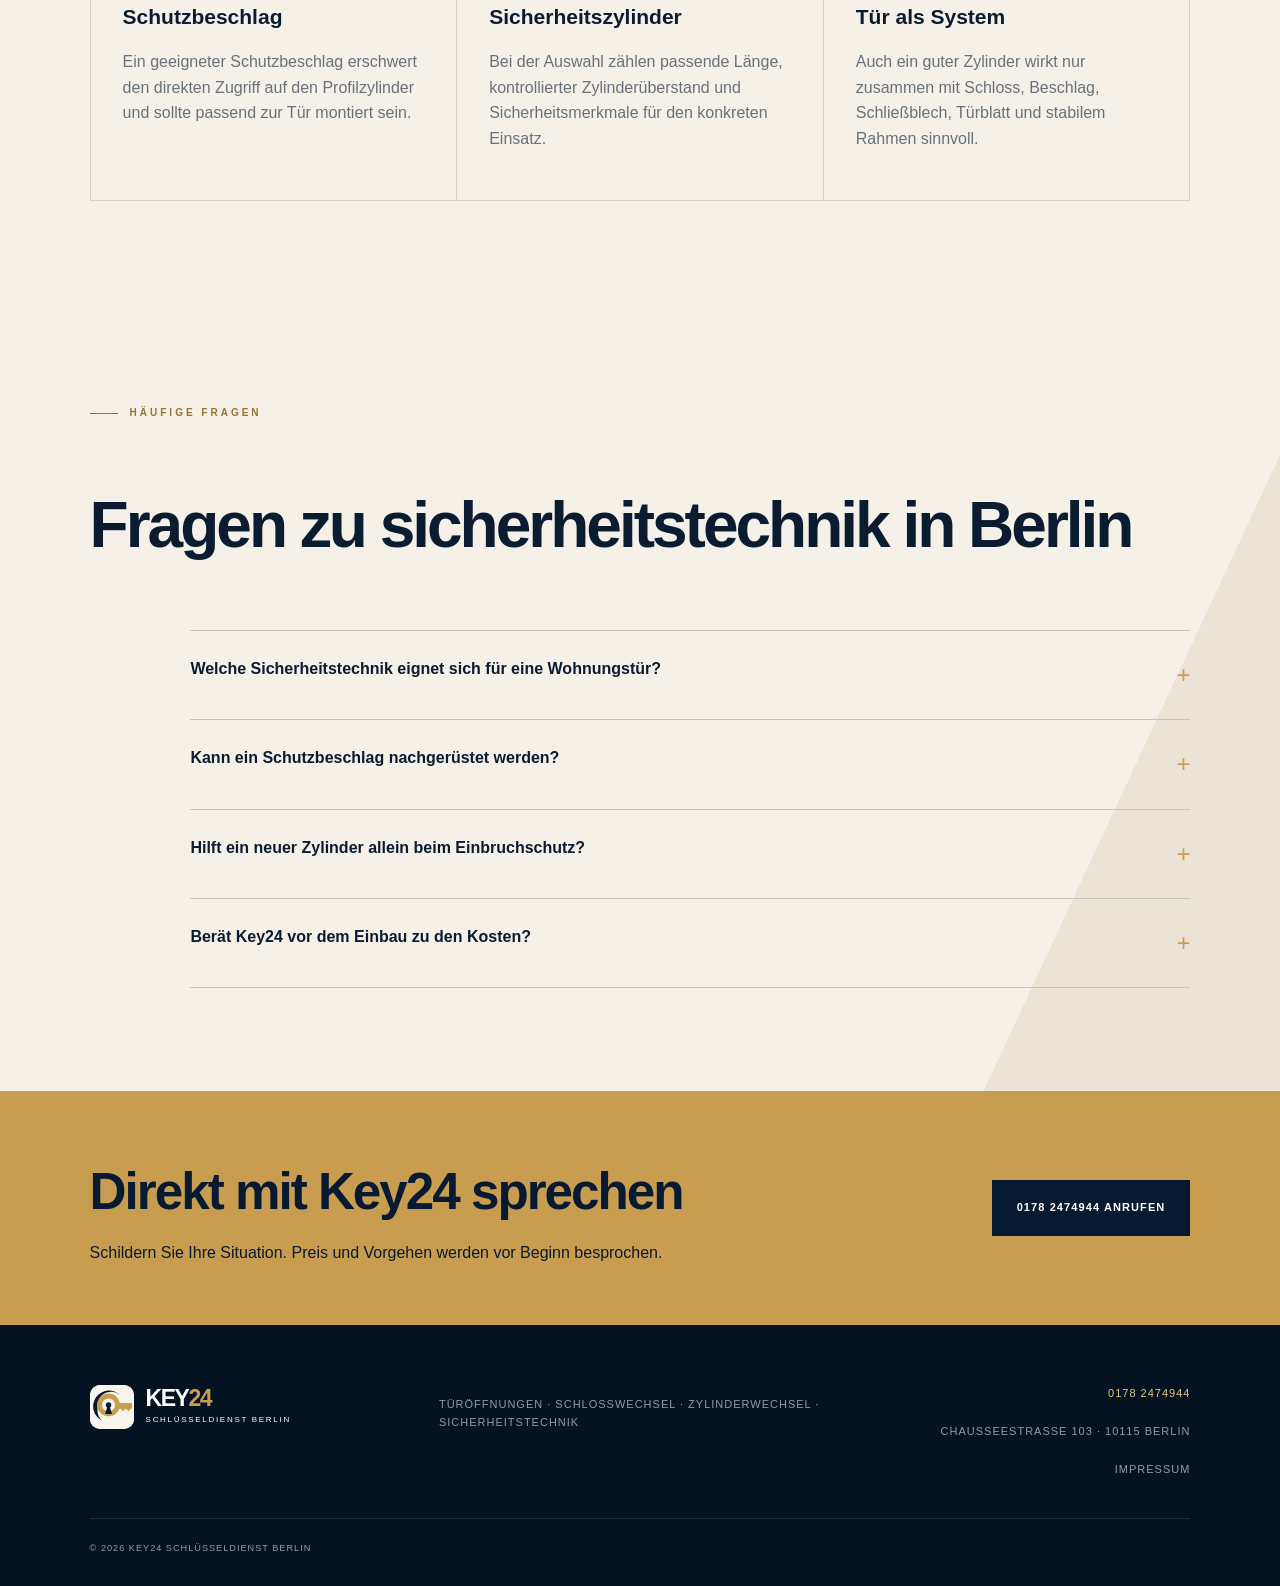
<file: sicherheitstechnik-berlin/index.html>
<!doctype html><html lang="de"><head><meta charset="utf-8"><meta name="viewport" content="width=device-width,initial-scale=1"><title>Sicherheitstechnik Berlin | Einbruchschutz für Türen</title><meta name="description" content="Mechanische Sicherheitstechnik in Berlin: Schutzbeschläge, Sicherheitszylinder und Türsicherung mit Key24 prüfen und fachgerecht nachrüsten lassen."><meta name="robots" content="index,follow,max-image-preview:large"><link rel="canonical" href="https://xn--schlsseldienstberlin-key24-1zc.de/sicherheitstechnik-berlin/"><meta name="theme-color" content="#071a31"><meta property="og:type" content="website"><meta property="og:locale" content="de_DE"><meta property="og:url" content="https://xn--schlsseldienstberlin-key24-1zc.de/sicherheitstechnik-berlin/"><meta property="og:title" content="Sicherheitstechnik Berlin | Einbruchschutz für Türen"><meta property="og:description" content="Mechanische Sicherheitstechnik in Berlin: Schutzbeschläge, Sicherheitszylinder und Türsicherung mit Key24 prüfen und fachgerecht nachrüsten lassen."><meta property="og:image" content="https://xn--schlsseldienstberlin-key24-1zc.de/assets/key24-logo.jpeg"><meta name="twitter:card" content="summary_large_image"><link rel="icon" href="/assets/favicon.svg" type="image/svg+xml" sizes="any"><link rel="icon" href="/assets/favicon-48.png" type="image/png" sizes="48x48"><link rel="apple-touch-icon" href="/assets/apple-touch-icon.png" sizes="180x180"><link rel="manifest" href="/site.webmanifest"><link rel="stylesheet" href="/styles.css"><script type="application/ld+json">{"@context":"https://schema.org","@graph":[{"@type":"WebPage","@id":"https://xn--schlsseldienstberlin-key24-1zc.de/sicherheitstechnik-berlin/#webpage","url":"https://xn--schlsseldienstberlin-key24-1zc.de/sicherheitstechnik-berlin/","name":"Sicherheitstechnik Berlin | Einbruchschutz für Türen","description":"Mechanische Sicherheitstechnik in Berlin: Schutzbeschläge, Sicherheitszylinder und Türsicherung mit Key24 prüfen und fachgerecht nachrüsten lassen.","inLanguage":"de-DE","isPartOf":{"@id":"https://xn--schlsseldienstberlin-key24-1zc.de/#website"},"breadcrumb":{"@id":"https://xn--schlsseldienstberlin-key24-1zc.de/sicherheitstechnik-berlin/#breadcrumb"},"mainEntity":{"@id":"https://xn--schlsseldienstberlin-key24-1zc.de/sicherheitstechnik-berlin/#service"}},{"@type":"BreadcrumbList","@id":"https://xn--schlsseldienstberlin-key24-1zc.de/sicherheitstechnik-berlin/#breadcrumb","itemListElement":[{"@type":"ListItem","position":1,"name":"Startseite","item":"https://xn--schlsseldienstberlin-key24-1zc.de/"},{"@type":"ListItem","position":2,"name":"Sicherheitstechnik","item":"https://xn--schlsseldienstberlin-key24-1zc.de/sicherheitstechnik-berlin/"}]},{"@type":"Service","@id":"https://xn--schlsseldienstberlin-key24-1zc.de/sicherheitstechnik-berlin/#service","name":"Sicherheitstechnik Berlin","description":"Mechanische Sicherheitstechnik in Berlin: Schutzbeschläge, Sicherheitszylinder und Türsicherung mit Key24 prüfen und fachgerecht nachrüsten lassen.","url":"https://xn--schlsseldienstberlin-key24-1zc.de/sicherheitstechnik-berlin/","provider":{"@id":"https://xn--schlsseldienstberlin-key24-1zc.de/#business"},"areaServed":{"@type":"City","name":"Berlin"}},{"@type":"FAQPage","@id":"https://xn--schlsseldienstberlin-key24-1zc.de/sicherheitstechnik-berlin/#faq","mainEntity":[{"@type":"Question","name":"Welche Sicherheitstechnik eignet sich für eine Wohnungstür?","acceptedAnswer":{"@type":"Answer","text":"Das hängt von Tür, Rahmen, Schloss und vorhandenem Beschlag ab. Häufig werden Schutzbeschlag, geeigneter Profilzylinder und stabile Schließkomponenten gemeinsam betrachtet."}},{"@type":"Question","name":"Kann ein Schutzbeschlag nachgerüstet werden?","acceptedAnswer":{"@type":"Answer","text":"Bei vielen Türen ist eine Nachrüstung möglich. Maße, Bohrungen und vorhandene Komponenten müssen vorab geprüft werden."}},{"@type":"Question","name":"Hilft ein neuer Zylinder allein beim Einbruchschutz?","acceptedAnswer":{"@type":"Answer","text":"Ein geeigneter Zylinder ist ein Baustein. Für eine stimmige mechanische Sicherung müssen auch Beschlag, Schloss, Schließblech und Tür berücksichtigt werden."}},{"@type":"Question","name":"Berät Key24 vor dem Einbau zu den Kosten?","acceptedAnswer":{"@type":"Answer","text":"Ja. Empfohlene Komponenten, Montageaufwand und Preis werden vor einer Beauftragung besprochen."}}]}]}</script></head><body class="subpage"><a class="skip-link" href="#inhalt">Zum Inhalt</a>
  <header class="site-header">
    <a class="brand" href="/" aria-label="Key24 Startseite"><img class="brand-icon" src="/assets/favicon.svg" width="44" height="44" alt=""><span><b>Key<span>24</span></b><small>Schlüsseldienst Berlin</small></span></a>
    <nav aria-label="Hauptnavigation"><a href="/">Startseite</a><a href="/tueroeffnung-berlin/">Türöffnung</a><a href="/schlosswechsel-berlin/">Schlosswechsel</a><a href="/sicherheitstechnik-berlin/">Sicherheitstechnik</a><a href="/#faq">FAQ</a></nav>
    <div class="header-actions"><a class="header-price" href="tel:+491782474944"><span>Jetzt Festpreis</span><b>unkompliziert anfragen</b></a><a class="header-call" href="tel:+491782474944"><span>24/7 erreichbar</span><b>0178 2474944</b></a></div>
    <button class="menu-button" type="button" aria-label="Menü öffnen" aria-expanded="false"><span></span><span></span></button>
  </header><main id="inhalt"><div class="breadcrumb"><a href="/">Startseite</a><span>/</span>Sicherheitstechnik</div><section class="service-hero"><div class="service-hero-inner"><p class="eyebrow"><span></span>Mechanischer Einbruchschutz</p><h1>Sicherheitstechnik<em>für Berliner Türen.</em></h1><p class="lead">Schließzylinder, Schloss, Beschlag und Schließblech sollten als System zusammenarbeiten. Key24 berät zu sinnvoller mechanischer Türsicherung und abgestimmter Nachrüstung.</p><div class="service-actions"><a class="button button-primary" href="tel:+491782474944">Jetzt anrufen</a><a class="button button-outline" href="/#leistungen">Alle Leistungen</a></div></div></section><section class="content-section"><div class="content-grid"><div><p class="eyebrow dark"><span></span>Key24 Berlin</p><h2>Sicherheit entsteht durch <em>passende Komponenten.</em></h2><p>Nicht jedes Sicherheitsprodukt passt zu jeder Tür. Entscheidend sind Türblatt, Rahmen, vorhandenes Schloss, Zylinderüberstand und Beschlag. Wir betrachten die Ausgangslage und besprechen Maßnahmen, die technisch sinnvoll und nachvollziehbar sind.</p></div><aside class="info-panel"><h3>Mögliche Bausteine</h3><p>Die geeignete Kombination richtet sich nach Tür und gewünschtem Schutzniveau.</p><ul class="info-list"><li>Schutzbeschläge</li><li>Sicherheits- und Profilzylinder</li><li>Schlösser und Schließbleche</li><li>Mechanische Türsicherung</li></ul></aside></div></section><section class="content-section alt"><div class="feature-grid"><article><b>01</b><h3>Schutzbeschlag</h3><p>Ein geeigneter Schutzbeschlag erschwert den direkten Zugriff auf den Profilzylinder und sollte passend zur Tür montiert sein.</p></article><article><b>02</b><h3>Sicherheitszylinder</h3><p>Bei der Auswahl zählen passende Länge, kontrollierter Zylinderüberstand und Sicherheitsmerkmale für den konkreten Einsatz.</p></article><article><b>03</b><h3>Tür als System</h3><p>Auch ein guter Zylinder wirkt nur zusammen mit Schloss, Beschlag, Schließblech, Türblatt und stabilem Rahmen sinnvoll.</p></article></div></section><section class="service-faq"><p class="eyebrow dark"><span></span>Häufige Fragen</p><h2>Fragen zu sicherheitstechnik in Berlin</h2><div class="accordion"><details><summary>Welche Sicherheitstechnik eignet sich für eine Wohnungstür?<span>+</span></summary><p>Das hängt von Tür, Rahmen, Schloss und vorhandenem Beschlag ab. Häufig werden Schutzbeschlag, geeigneter Profilzylinder und stabile Schließkomponenten gemeinsam betrachtet.</p></details><details><summary>Kann ein Schutzbeschlag nachgerüstet werden?<span>+</span></summary><p>Bei vielen Türen ist eine Nachrüstung möglich. Maße, Bohrungen und vorhandene Komponenten müssen vorab geprüft werden.</p></details><details><summary>Hilft ein neuer Zylinder allein beim Einbruchschutz?<span>+</span></summary><p>Ein geeigneter Zylinder ist ein Baustein. Für eine stimmige mechanische Sicherung müssen auch Beschlag, Schloss, Schließblech und Tür berücksichtigt werden.</p></details><details><summary>Berät Key24 vor dem Einbau zu den Kosten?<span>+</span></summary><p>Ja. Empfohlene Komponenten, Montageaufwand und Preis werden vor einer Beauftragung besprochen.</p></details></div></section><section class="service-cta"><div><h2>Direkt mit Key24 sprechen</h2><p>Schildern Sie Ihre Situation. Preis und Vorgehen werden vor Beginn besprochen.</p></div><a class="button" href="tel:+491782474944">0178 2474944 anrufen</a></section></main><footer><div class="footer-brand"><img class="brand-icon" src="/assets/favicon.svg" width="44" height="44" alt=""><div><b>Key<span>24</span></b><small>Schlüsseldienst Berlin</small></div></div><p>Türöffnungen · Schlosswechsel · Zylinderwechsel · Sicherheitstechnik</p><div class="footer-links"><a href="tel:+491782474944">0178 2474944</a><span>Chausseestraße 103 · 10115 Berlin</span><a href="/impressum.html">Impressum</a></div><small>© <span id="year"></span> Key24 Schlüsseldienst Berlin</small></footer><div class="mobile-call"><a href="tel:+491782474944"><span>Festpreis anfragen</span><b>0178 2474944</b></a></div><script src="/script.js"></script></body></html>
</file>
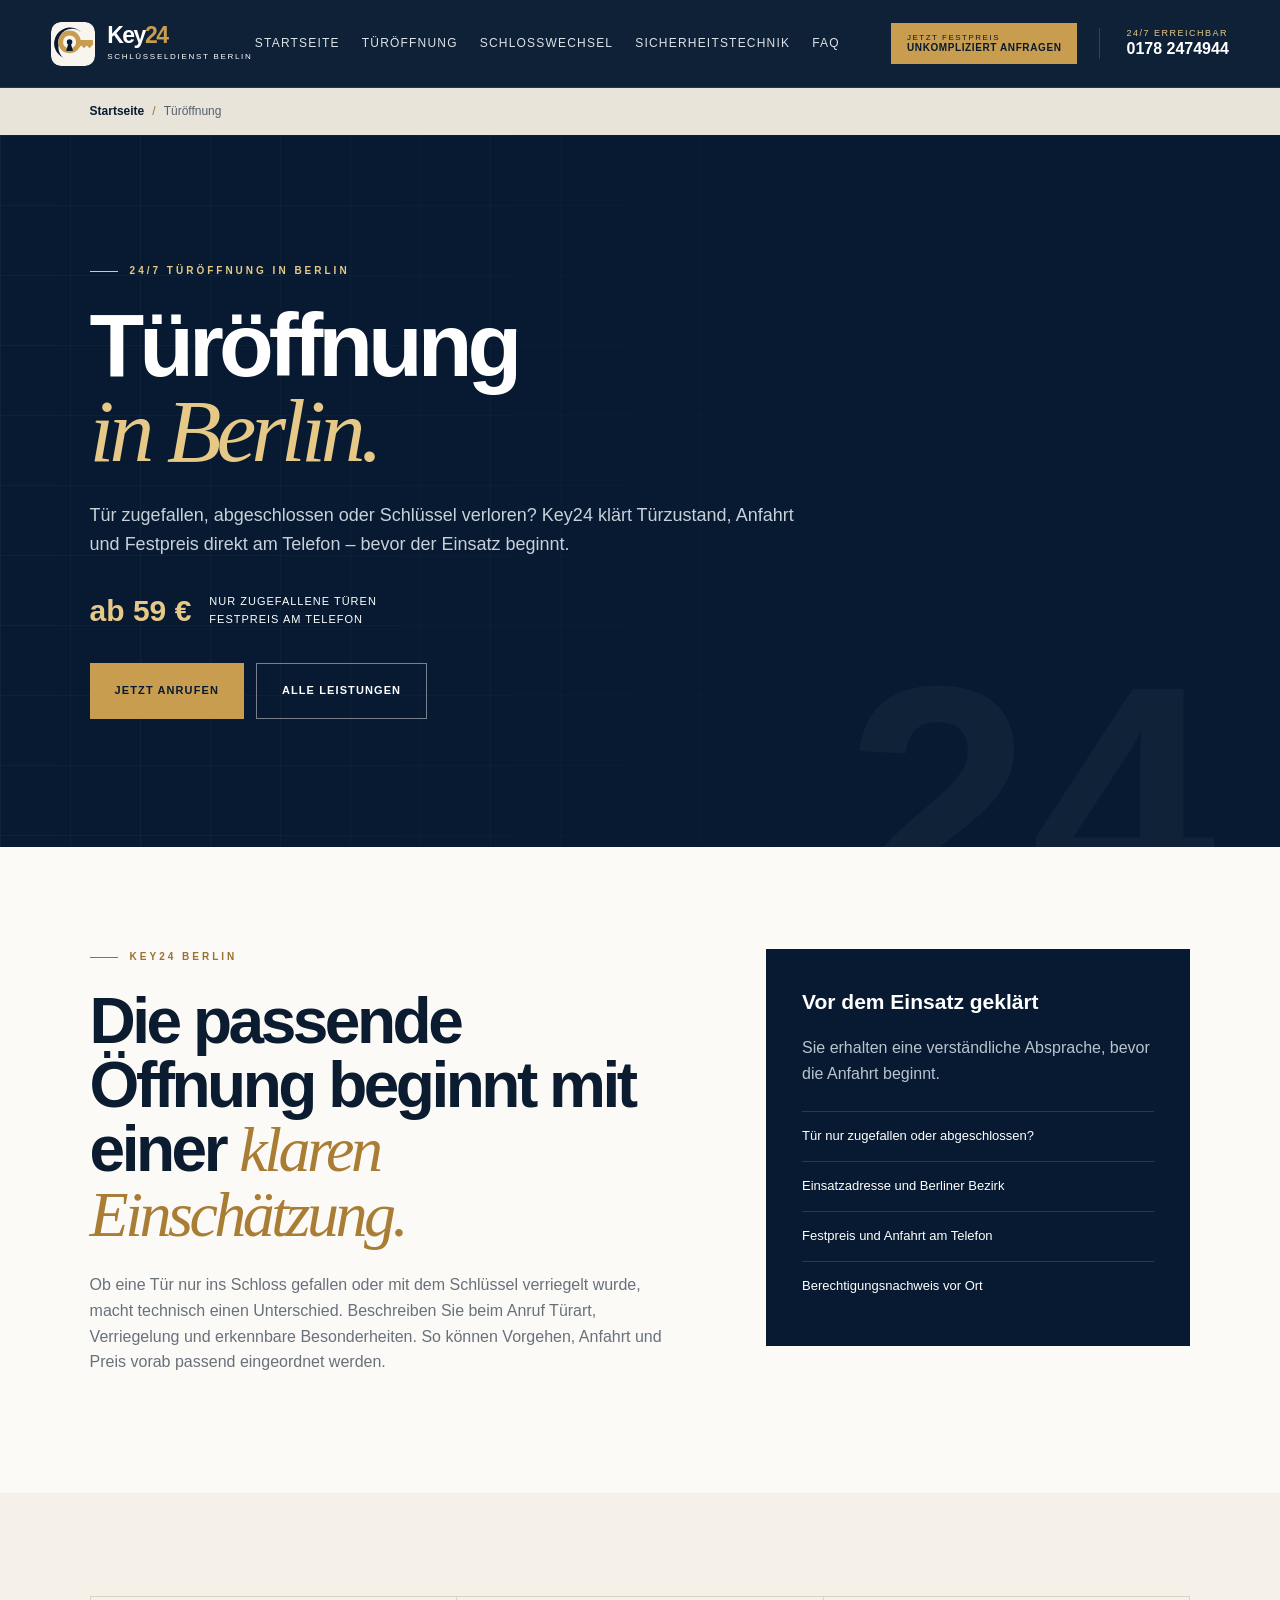
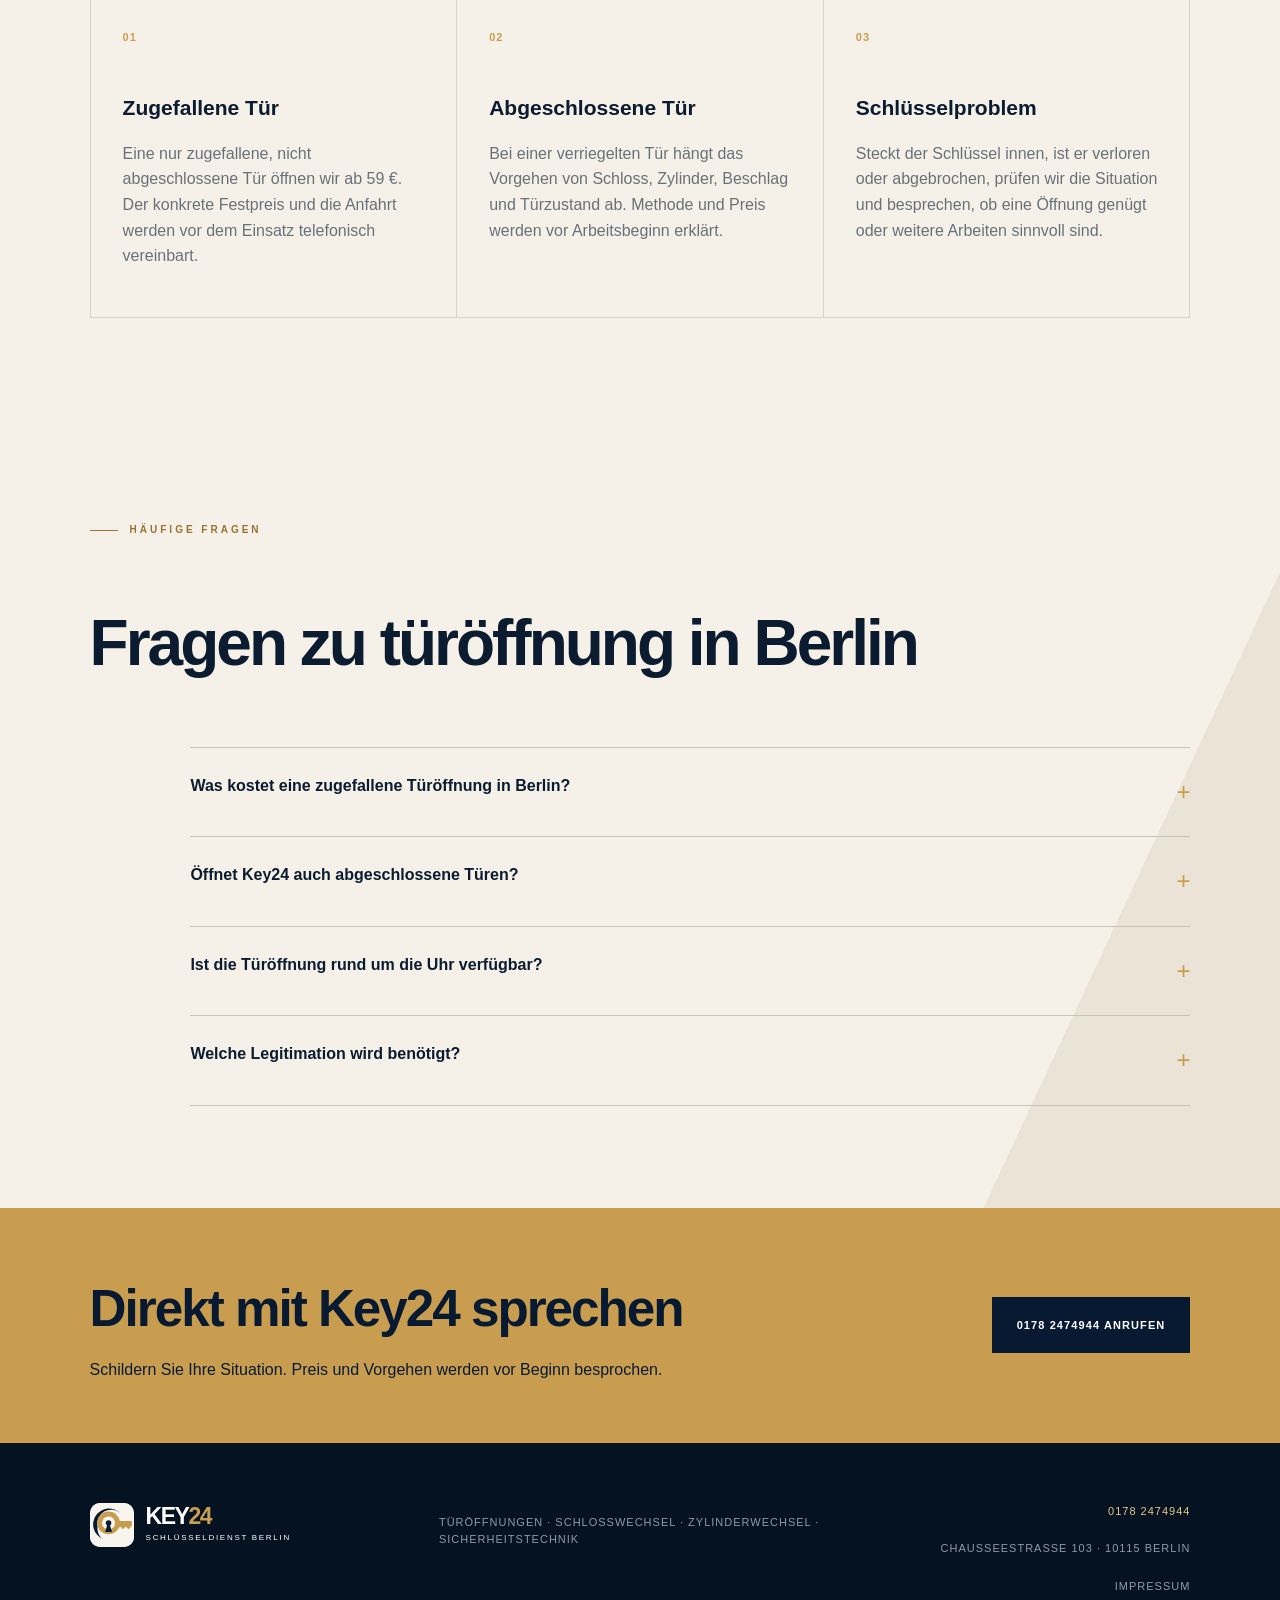
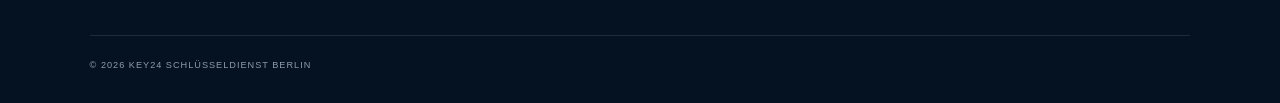
<file: tueroeffnung-berlin/index.html>
<!doctype html><html lang="de"><head><meta charset="utf-8"><meta name="viewport" content="width=device-width,initial-scale=1"><title>Türöffnung Berlin 24/7 | Zugefallene Tür ab 59 €</title><meta name="description" content="Türöffnung Berlin mit Key24: zugefallene Türen ab 59 €, Festpreis und Anfahrt am Telefon. 24/7 erreichbar für zugefallene und abgeschlossene Türen."><meta name="robots" content="index,follow,max-image-preview:large"><link rel="canonical" href="https://xn--schlsseldienstberlin-key24-1zc.de/tueroeffnung-berlin/"><meta name="theme-color" content="#071a31"><meta property="og:type" content="website"><meta property="og:locale" content="de_DE"><meta property="og:url" content="https://xn--schlsseldienstberlin-key24-1zc.de/tueroeffnung-berlin/"><meta property="og:title" content="Türöffnung Berlin 24/7 | Zugefallene Tür ab 59 €"><meta property="og:description" content="Türöffnung Berlin mit Key24: zugefallene Türen ab 59 €, Festpreis und Anfahrt am Telefon. 24/7 erreichbar für zugefallene und abgeschlossene Türen."><meta property="og:image" content="https://xn--schlsseldienstberlin-key24-1zc.de/assets/key24-logo.jpeg"><meta name="twitter:card" content="summary_large_image"><link rel="icon" href="/assets/favicon.svg" type="image/svg+xml" sizes="any"><link rel="icon" href="/assets/favicon-48.png" type="image/png" sizes="48x48"><link rel="apple-touch-icon" href="/assets/apple-touch-icon.png" sizes="180x180"><link rel="manifest" href="/site.webmanifest"><link rel="stylesheet" href="/styles.css"><script type="application/ld+json">{"@context":"https://schema.org","@graph":[{"@type":"WebPage","@id":"https://xn--schlsseldienstberlin-key24-1zc.de/tueroeffnung-berlin/#webpage","url":"https://xn--schlsseldienstberlin-key24-1zc.de/tueroeffnung-berlin/","name":"Türöffnung Berlin 24/7 | Zugefallene Tür ab 59 €","description":"Türöffnung Berlin mit Key24: zugefallene Türen ab 59 €, Festpreis und Anfahrt am Telefon. 24/7 erreichbar für zugefallene und abgeschlossene Türen.","inLanguage":"de-DE","isPartOf":{"@id":"https://xn--schlsseldienstberlin-key24-1zc.de/#website"},"breadcrumb":{"@id":"https://xn--schlsseldienstberlin-key24-1zc.de/tueroeffnung-berlin/#breadcrumb"},"mainEntity":{"@id":"https://xn--schlsseldienstberlin-key24-1zc.de/tueroeffnung-berlin/#service"}},{"@type":"BreadcrumbList","@id":"https://xn--schlsseldienstberlin-key24-1zc.de/tueroeffnung-berlin/#breadcrumb","itemListElement":[{"@type":"ListItem","position":1,"name":"Startseite","item":"https://xn--schlsseldienstberlin-key24-1zc.de/"},{"@type":"ListItem","position":2,"name":"Türöffnung","item":"https://xn--schlsseldienstberlin-key24-1zc.de/tueroeffnung-berlin/"}]},{"@type":"Service","@id":"https://xn--schlsseldienstberlin-key24-1zc.de/tueroeffnung-berlin/#service","name":"Türöffnung Berlin","description":"Türöffnung Berlin mit Key24: zugefallene Türen ab 59 €, Festpreis und Anfahrt am Telefon. 24/7 erreichbar für zugefallene und abgeschlossene Türen.","url":"https://xn--schlsseldienstberlin-key24-1zc.de/tueroeffnung-berlin/","provider":{"@id":"https://xn--schlsseldienstberlin-key24-1zc.de/#business"},"areaServed":{"@type":"City","name":"Berlin"}},{"@type":"FAQPage","@id":"https://xn--schlsseldienstberlin-key24-1zc.de/tueroeffnung-berlin/#faq","mainEntity":[{"@type":"Question","name":"Was kostet eine zugefallene Türöffnung in Berlin?","acceptedAnswer":{"@type":"Answer","text":"Die Öffnung einer nur zugefallenen, nicht abgeschlossenen Tür beginnt bei 59 €. Den konkreten Festpreis und die Anfahrt vereinbaren wir vor dem Einsatz am Telefon."}},{"@type":"Question","name":"Öffnet Key24 auch abgeschlossene Türen?","acceptedAnswer":{"@type":"Answer","text":"Ja. Bei einer abgeschlossenen Tür werden Verriegelung, Schloss, Zylinder und Beschlag berücksichtigt. Vorgehen und Preis hängen vom konkreten Zustand ab."}},{"@type":"Question","name":"Ist die Türöffnung rund um die Uhr verfügbar?","acceptedAnswer":{"@type":"Answer","text":"Key24 ist telefonisch 24 Stunden täglich, an Wochenenden und an Feiertagen erreichbar."}},{"@type":"Question","name":"Welche Legitimation wird benötigt?","acceptedAnswer":{"@type":"Answer","text":"Die Berechtigung zur Türöffnung muss nachgewiesen werden. Liegt der Ausweis in der Wohnung, kann die Prüfung unmittelbar nach der Öffnung erfolgen."}}]}]}</script></head><body class="subpage"><a class="skip-link" href="#inhalt">Zum Inhalt</a>
  <header class="site-header">
    <a class="brand" href="/" aria-label="Key24 Startseite"><img class="brand-icon" src="/assets/favicon.svg" width="44" height="44" alt=""><span><b>Key<span>24</span></b><small>Schlüsseldienst Berlin</small></span></a>
    <nav aria-label="Hauptnavigation"><a href="/">Startseite</a><a href="/tueroeffnung-berlin/">Türöffnung</a><a href="/schlosswechsel-berlin/">Schlosswechsel</a><a href="/sicherheitstechnik-berlin/">Sicherheitstechnik</a><a href="/#faq">FAQ</a></nav>
    <div class="header-actions"><a class="header-price" href="tel:+491782474944"><span>Jetzt Festpreis</span><b>unkompliziert anfragen</b></a><a class="header-call" href="tel:+491782474944"><span>24/7 erreichbar</span><b>0178 2474944</b></a></div>
    <button class="menu-button" type="button" aria-label="Menü öffnen" aria-expanded="false"><span></span><span></span></button>
  </header><main id="inhalt"><div class="breadcrumb"><a href="/">Startseite</a><span>/</span>Türöffnung</div><section class="service-hero"><div class="service-hero-inner"><p class="eyebrow"><span></span>24/7 Türöffnung in Berlin</p><h1>Türöffnung<em>in Berlin.</em></h1><p class="lead">Tür zugefallen, abgeschlossen oder Schlüssel verloren? Key24 klärt Türzustand, Anfahrt und Festpreis direkt am Telefon – bevor der Einsatz beginnt.</p><div class="service-price"><strong>ab 59 €</strong><span>Nur zugefallene Türen<br>Festpreis am Telefon</span></div><div class="service-actions"><a class="button button-primary" href="tel:+491782474944">Jetzt anrufen</a><a class="button button-outline" href="/#leistungen">Alle Leistungen</a></div></div></section><section class="content-section"><div class="content-grid"><div><p class="eyebrow dark"><span></span>Key24 Berlin</p><h2>Die passende Öffnung beginnt mit einer <em>klaren Einschätzung.</em></h2><p>Ob eine Tür nur ins Schloss gefallen oder mit dem Schlüssel verriegelt wurde, macht technisch einen Unterschied. Beschreiben Sie beim Anruf Türart, Verriegelung und erkennbare Besonderheiten. So können Vorgehen, Anfahrt und Preis vorab passend eingeordnet werden.</p></div><aside class="info-panel"><h3>Vor dem Einsatz geklärt</h3><p>Sie erhalten eine verständliche Absprache, bevor die Anfahrt beginnt.</p><ul class="info-list"><li>Tür nur zugefallen oder abgeschlossen?</li><li>Einsatzadresse und Berliner Bezirk</li><li>Festpreis und Anfahrt am Telefon</li><li>Berechtigungsnachweis vor Ort</li></ul></aside></div></section><section class="content-section alt"><div class="feature-grid"><article><b>01</b><h3>Zugefallene Tür</h3><p>Eine nur zugefallene, nicht abgeschlossene Tür öffnen wir ab 59 €. Der konkrete Festpreis und die Anfahrt werden vor dem Einsatz telefonisch vereinbart.</p></article><article><b>02</b><h3>Abgeschlossene Tür</h3><p>Bei einer verriegelten Tür hängt das Vorgehen von Schloss, Zylinder, Beschlag und Türzustand ab. Methode und Preis werden vor Arbeitsbeginn erklärt.</p></article><article><b>03</b><h3>Schlüsselproblem</h3><p>Steckt der Schlüssel innen, ist er verloren oder abgebrochen, prüfen wir die Situation und besprechen, ob eine Öffnung genügt oder weitere Arbeiten sinnvoll sind.</p></article></div></section><section class="service-faq"><p class="eyebrow dark"><span></span>Häufige Fragen</p><h2>Fragen zu türöffnung in Berlin</h2><div class="accordion"><details><summary>Was kostet eine zugefallene Türöffnung in Berlin?<span>+</span></summary><p>Die Öffnung einer nur zugefallenen, nicht abgeschlossenen Tür beginnt bei 59 €. Den konkreten Festpreis und die Anfahrt vereinbaren wir vor dem Einsatz am Telefon.</p></details><details><summary>Öffnet Key24 auch abgeschlossene Türen?<span>+</span></summary><p>Ja. Bei einer abgeschlossenen Tür werden Verriegelung, Schloss, Zylinder und Beschlag berücksichtigt. Vorgehen und Preis hängen vom konkreten Zustand ab.</p></details><details><summary>Ist die Türöffnung rund um die Uhr verfügbar?<span>+</span></summary><p>Key24 ist telefonisch 24 Stunden täglich, an Wochenenden und an Feiertagen erreichbar.</p></details><details><summary>Welche Legitimation wird benötigt?<span>+</span></summary><p>Die Berechtigung zur Türöffnung muss nachgewiesen werden. Liegt der Ausweis in der Wohnung, kann die Prüfung unmittelbar nach der Öffnung erfolgen.</p></details></div></section><section class="service-cta"><div><h2>Direkt mit Key24 sprechen</h2><p>Schildern Sie Ihre Situation. Preis und Vorgehen werden vor Beginn besprochen.</p></div><a class="button" href="tel:+491782474944">0178 2474944 anrufen</a></section></main><footer><div class="footer-brand"><img class="brand-icon" src="/assets/favicon.svg" width="44" height="44" alt=""><div><b>Key<span>24</span></b><small>Schlüsseldienst Berlin</small></div></div><p>Türöffnungen · Schlosswechsel · Zylinderwechsel · Sicherheitstechnik</p><div class="footer-links"><a href="tel:+491782474944">0178 2474944</a><span>Chausseestraße 103 · 10115 Berlin</span><a href="/impressum.html">Impressum</a></div><small>© <span id="year"></span> Key24 Schlüsseldienst Berlin</small></footer><div class="mobile-call"><a href="tel:+491782474944"><span>Festpreis anfragen</span><b>0178 2474944</b></a></div><script src="/script.js"></script></body></html>
</file>
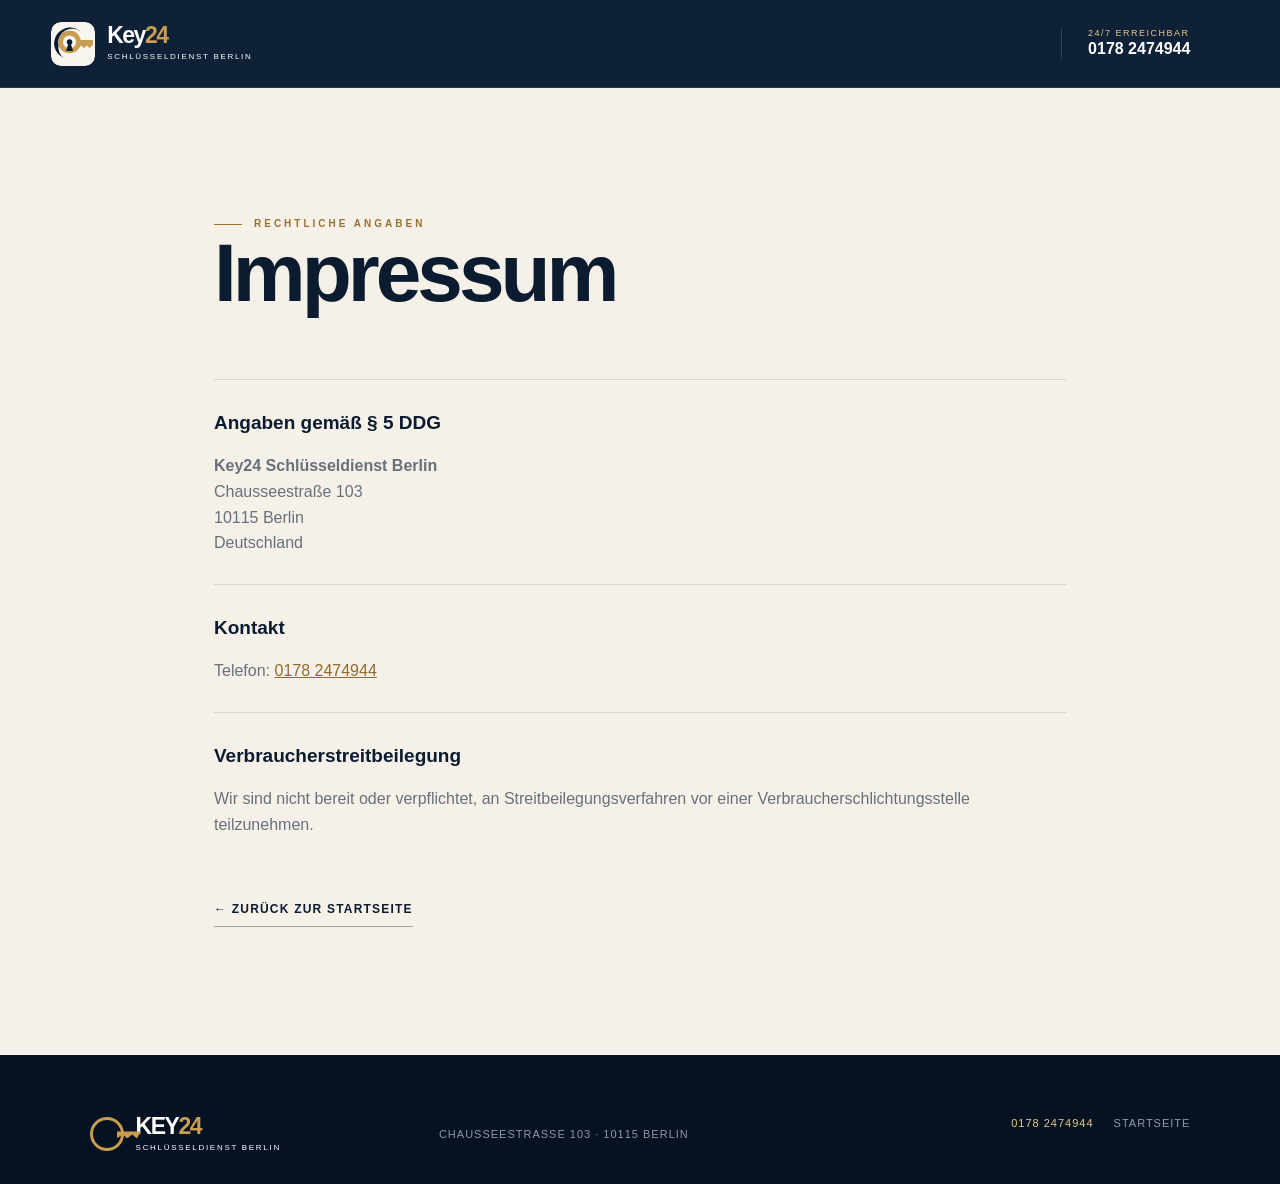
<file: impressum.html>
<!doctype html>
<html lang="de">
<head>
  <meta charset="utf-8">
  <meta name="viewport" content="width=device-width, initial-scale=1">
  <title>Impressum | Key24 Schlüsseldienst Berlin</title>
  <meta name="robots" content="noindex,follow">
  <meta name="theme-color" content="#071a31">
  <link rel="icon" href="/assets/favicon.svg" type="image/svg+xml" sizes="any">
  <link rel="icon" href="/assets/favicon-48.png" type="image/png" sizes="48x48">
  <link rel="apple-touch-icon" href="/assets/apple-touch-icon.png" sizes="180x180">
  <link rel="manifest" href="/site.webmanifest">
  <link rel="stylesheet" href="/styles.css">
</head>
<body class="legal-page">
  <header class="site-header">
    <a class="brand" href="/" aria-label="Zur Startseite von Key24">
      <img class="brand-icon" src="/assets/favicon.svg" width="44" height="44" alt="">
      <span><b>Key<span>24</span></b><small>Schlüsseldienst Berlin</small></span>
    </a>
    <a class="header-call" href="tel:+491782474944"><span>24/7 erreichbar</span><b>0178 2474944</b></a>
  </header>

  <main class="legal-main">
    <p class="eyebrow dark"><span></span> Rechtliche Angaben</p>
    <h1>Impressum</h1>
    <section>
      <h2>Angaben gemäß § 5 DDG</h2>
      <p><strong>Key24 Schlüsseldienst Berlin</strong><br>
      Chausseestraße 103<br>
      10115 Berlin<br>
      Deutschland</p>
    </section>
    <section>
      <h2>Kontakt</h2>
      <p>Telefon: <a href="tel:+491782474944">0178 2474944</a></p>
    </section>
    <section>
      <h2>Verbraucherstreitbeilegung</h2>
      <p>Wir sind nicht bereit oder verpflichtet, an Streitbeilegungsverfahren vor einer Verbraucherschlichtungsstelle teilzunehmen.</p>
    </section>
    <a class="text-link dark-link" href="index.html">← Zurück zur Startseite</a>
  </main>

  <footer>
    <div class="footer-brand">
      <span class="brand-mark" aria-hidden="true"><span></span></span>
      <div><b>Key<span>24</span></b><small>Schlüsseldienst Berlin</small></div>
    </div>
    <p>Chausseestraße 103 · 10115 Berlin</p>
    <div class="footer-links"><a href="tel:+491782474944">0178 2474944</a><a href="index.html">Startseite</a></div>
  </footer>
</body>
</html>
</file>
<file: styles.css>
:root{--navy:#071a31;--navy-2:#0b2440;--gold:#c99d4f;--gold-light:#e6c887;--cream:#f5f1e9;--paper:#fbfaf7;--ink:#0b1c30;--muted:#68717a;--line:#d8d4ca;--white:#fff;--font:Inter,Manrope,"Segoe UI",Arial,sans-serif}
*{box-sizing:border-box}html{scroll-behavior:smooth}body{margin:0;background:var(--paper);color:var(--ink);font-family:var(--font);font-size:16px;line-height:1.6}a{color:inherit;text-decoration:none}button{font:inherit}.skip-link{position:absolute;top:-60px;left:20px;background:var(--gold);padding:10px 16px;z-index:100}.skip-link:focus{top:10px}.site-header{height:88px;padding:0 clamp(22px,4vw,64px);display:flex;align-items:center;justify-content:space-between;background:rgba(7,26,49,.97);color:#fff;position:relative;z-index:20;border-bottom:1px solid rgba(255,255,255,.1)}.brand,.footer-brand{display:flex;align-items:center;gap:12px}.brand-mark{width:34px;height:34px;border:3px solid var(--gold);border-radius:50%;position:relative;display:inline-block;flex:none}.brand-mark:after{content:"";position:absolute;width:24px;height:7px;background:var(--gold);left:24px;top:11px;clip-path:polygon(0 0,100% 0,85% 100%,65% 45%,45% 100%,25% 45%,0 100%)}.brand-mark span{width:8px;height:12px;background:var(--navy);position:absolute;left:10px;top:10px;border-radius:5px 5px 2px 2px}.brand b,.footer-brand b{font-size:23px;line-height:1;display:block;letter-spacing:-1.5px}.brand b span,.footer-brand b span{color:var(--gold)}.brand small,.footer-brand small{display:block;font-size:8px;text-transform:uppercase;letter-spacing:1.7px;margin-top:4px}.site-header nav{display:flex;gap:30px;margin-left:auto;margin-right:4vw}.site-header nav a{font-size:12px;text-transform:uppercase;letter-spacing:1.2px;color:#dce2e8}.site-header nav a:hover{color:var(--gold-light)}.header-call{border-left:1px solid rgba(255,255,255,.15);padding-left:26px;line-height:1.25}.header-call span{display:block;font-size:9px;text-transform:uppercase;letter-spacing:1.5px;color:var(--gold-light)}.header-call b{font-size:16px}.menu-button{display:none;background:none;border:0;color:white;width:40px}.menu-button span{display:block;height:2px;background:#fff;margin:8px}.hero{min-height:calc(100vh - 88px);background:var(--navy);color:#fff;display:grid;grid-template-columns:minmax(0,1.05fr) minmax(360px,.95fr);position:relative;overflow:hidden;padding:clamp(70px,9vw,135px) clamp(24px,7vw,110px)}.hero-grid{position:absolute;inset:0;background-image:linear-gradient(rgba(255,255,255,.035) 1px,transparent 1px),linear-gradient(90deg,rgba(255,255,255,.035) 1px,transparent 1px);background-size:70px 70px;mask-image:linear-gradient(to right,#000,transparent 70%)}.hero:after{content:"";position:absolute;width:460px;height:460px;border:1px solid rgba(201,157,79,.18);border-radius:50%;right:12%;top:12%}.hero-copy{position:relative;z-index:2;max-width:760px}.eyebrow{margin:0 0 24px;text-transform:uppercase;letter-spacing:3px;font-size:10px;font-weight:700;color:var(--gold-light);display:flex;align-items:center;gap:12px}.eyebrow span{width:28px;height:1px;background:currentColor}.hero h1,.section h2,.process h2,.cta h2{font-size:clamp(48px,6.7vw,96px);line-height:.98;letter-spacing:-5px;margin:0;font-weight:700}.hero h1 em,.section h2 em,.process h2 em{font-family:Georgia,serif;font-weight:400;color:var(--gold-light)}.hero-text{max-width:640px;color:#c4ced8;font-size:clamp(16px,1.4vw,19px);margin:34px 0}.hero-actions{display:flex;align-items:center;gap:32px}.button{min-height:56px;padding:0 25px;display:inline-flex;align-items:center;justify-content:center;text-transform:uppercase;letter-spacing:1.1px;font-size:11px;font-weight:800}.button-primary{background:var(--gold);color:var(--navy)}.button-primary:hover{background:var(--gold-light)}.phone-icon{margin-right:12px;border:1px solid currentColor;border-radius:50%;width:24px;height:24px;text-align:center;line-height:22px}.text-link{font-size:12px;text-transform:uppercase;letter-spacing:1.2px;font-weight:700;border-bottom:1px solid rgba(255,255,255,.4);padding-bottom:6px}.text-link span{color:var(--gold-light);margin-left:8px}.trust-list{display:flex;gap:24px;list-style:none;padding:38px 0 0;margin:40px 0 0;border-top:1px solid rgba(255,255,255,.12);font-size:11px;text-transform:uppercase;letter-spacing:.7px;color:#bcc6d0}.trust-list span{color:var(--gold-light);margin-right:7px}.hero-visual{position:relative;z-index:2;display:flex;align-items:center;justify-content:center}.berlin-word{position:absolute;font-weight:800;font-size:clamp(85px,10vw,150px);line-height:.72;letter-spacing:-8px;color:rgba(255,255,255,.025);right:-5%;top:18%}.door{height:clamp(390px,41vw,610px);width:clamp(250px,26vw,390px);background:linear-gradient(135deg,#d6ac62,#a9762b);color:var(--navy);box-shadow:22px 25px 0 rgba(0,0,0,.17),0 0 0 1px rgba(255,255,255,.12);padding:28px;position:relative;transform:perspective(900px) rotateY(-4deg)}.door:before{content:"";position:absolute;inset:14px;border:1px solid rgba(7,26,49,.35)}.door-top{display:flex;justify-content:space-between;align-items:baseline;border-bottom:1px solid rgba(7,26,49,.35);padding-bottom:18px;font-size:10px;letter-spacing:3px}.door-top b{font-size:40px;letter-spacing:-3px}.door-line{position:absolute;top:27%;left:28px;right:28px;height:1px;background:rgba(7,26,49,.3)}.keyhole{width:28px;height:28px;background:var(--navy);border-radius:50%;position:absolute;top:45%;left:50%;transform:translate(-50%,-50%)}.keyhole:after{content:"";position:absolute;width:13px;height:30px;background:var(--navy);left:7px;top:17px;clip-path:polygon(40% 0,60% 0,100% 100%,0 100%)}.door p{position:absolute;left:28px;bottom:30px;font-size:13px;line-height:1.4;letter-spacing:2px}.door p b{font-size:23px;letter-spacing:-.5px}.roundel{position:absolute;width:115px;height:115px;border-radius:50%;background:var(--cream);right:1%;bottom:13%;color:var(--navy);display:flex;flex-direction:column;justify-content:center;align-items:center;box-shadow:0 10px 30px rgba(0,0,0,.18)}.roundel span{font-size:42px;line-height:1;font-weight:800;color:var(--gold)}.roundel small{font-size:8px;letter-spacing:2px;font-weight:800}.scroll-cue{position:absolute;bottom:24px;left:32px;z-index:3;font-size:8px;letter-spacing:3px;writing-mode:vertical-rl;color:#8b99a7}.scroll-cue span{color:var(--gold);font-size:16px;margin-top:8px}.service-strip{height:72px;background:var(--gold);color:var(--navy);display:flex;align-items:center;justify-content:space-around;text-transform:uppercase;font-weight:800;letter-spacing:2px;font-size:11px;white-space:nowrap;overflow:hidden}.service-strip i{font-size:6px}.section{padding:clamp(80px,10vw,150px) clamp(24px,7vw,110px)}.section-intro{display:grid;grid-template-columns:.7fr 1.2fr .8fr;gap:5vw;align-items:end;margin-bottom:70px}.eyebrow.dark{color:#9a7131}.section h2{font-size:clamp(40px,5.1vw,72px);letter-spacing:-3.5px}.section-intro>p:last-child{color:var(--muted);font-size:15px}.service-cards{display:grid;grid-template-columns:repeat(3,1fr);border:1px solid var(--line)}.service-card{min-height:430px;padding:40px;position:relative;border-right:1px solid var(--line);display:flex;flex-direction:column;transition:.25s}.service-card:last-child{border:0}.service-card:hover,.service-card.featured{background:var(--navy);color:#fff;transform:translateY(-8px);box-shadow:0 20px 50px rgba(7,26,49,.15)}.card-number{position:absolute;right:25px;top:20px;font-size:11px;color:#a08d6e}.line-icon{width:52px;height:52px;margin:30px 0 50px;position:relative;color:var(--gold)}.door-icon{border:2px solid currentColor}.door-icon:after{content:"";position:absolute;width:5px;height:5px;border-radius:50%;background:currentColor;right:8px;top:22px}.cylinder-icon{border:2px solid currentColor;border-radius:50%}.cylinder-icon:before{content:"";position:absolute;width:10px;height:24px;background:currentColor;left:19px;top:20px;clip-path:polygon(35% 0,65% 0,100% 100%,0 100%)}.shield-icon{border:2px solid currentColor;clip-path:polygon(50% 0,100% 18%,88% 72%,50% 100%,12% 72%,0 18%)}.service-card h3{font-size:21px;line-height:1.25;margin:0 0 18px}.service-card p{color:var(--muted);font-size:14px}.service-card:hover p,.service-card.featured p{color:#b9c3cc}.service-card a{margin-top:auto;text-transform:uppercase;font-size:10px;letter-spacing:1px;font-weight:800}.service-card a span{float:right;color:var(--gold)}.process{padding:clamp(80px,10vw,150px) clamp(24px,10vw,160px);background:var(--navy);color:#fff;display:grid;grid-template-columns:.9fr 1fr;gap:12vw}.process h2{font-size:clamp(45px,5vw,72px);letter-spacing:-3px}.process-copy>p:not(.eyebrow){color:#aebac5;max-width:510px;margin:30px 0}.steps{list-style:none;padding:0;margin:0}.steps li{display:grid;grid-template-columns:70px 1fr;gap:25px;padding:35px 0;border-bottom:1px solid rgba(255,255,255,.13)}.steps>li>span{width:45px;height:45px;border:1px solid var(--gold);border-radius:50%;display:grid;place-items:center;color:var(--gold-light);font-size:12px}.steps h3{margin:0 0 7px;font-size:18px}.steps p{margin:0;color:#9fadb9;font-size:13px}.security{display:grid;grid-template-columns:1fr 1fr;gap:10vw;align-items:center}.security-visual{height:620px;background:var(--navy);position:relative;overflow:hidden;display:grid;place-items:center;color:var(--gold)}.security-visual:before{content:"";position:absolute;inset:30px;border:1px solid rgba(201,157,79,.25)}.arch{width:50%;height:60%;border:3px solid var(--gold);border-radius:120px 120px 0 0;position:relative}.arch:before,.arch:after{content:"";position:absolute;width:34px;height:34px;border:2px solid var(--gold);border-radius:50%;bottom:45%;left:-19px;background:var(--navy)}.arch:after{left:auto;right:-19px}.arch span{position:absolute;width:26px;height:26px;background:var(--gold);border-radius:50%;left:calc(50% - 13px);top:45%}.arch span:after{content:"";position:absolute;width:12px;height:35px;background:var(--gold);left:7px;top:16px}.security-visual p{position:absolute;bottom:40px;left:55px;font-size:40px;font-weight:800;line-height:.9;letter-spacing:-2px;margin:0}.security-copy>p:not(.eyebrow){color:var(--muted);font-size:16px;margin:30px 0}.security-points{margin:40px 0}.security-points div{display:flex;gap:25px;border-top:1px solid var(--line);padding:17px 0;font-size:13px;text-transform:uppercase;letter-spacing:1px;font-weight:700}.security-points b{color:var(--gold)}.dark-link{border-color:#a7a39a}.faq{background:var(--cream)}.section-intro.compact{grid-template-columns:.7fr 1.5fr;margin-bottom:45px}.accordion{max-width:1000px;margin-left:auto}.accordion details{border-top:1px solid #c9c4b9;padding:0}.accordion details:last-child{border-bottom:1px solid #c9c4b9}.accordion summary{list-style:none;cursor:pointer;padding:25px 0;font-weight:700;font-size:16px;display:flex;justify-content:space-between}.accordion summary::-webkit-details-marker{display:none}.accordion summary span{color:var(--gold);font-size:24px;font-weight:400;transition:.2s}.accordion details[open] summary span{transform:rotate(45deg)}.accordion details p{max-width:760px;color:var(--muted);font-size:14px;margin:0 0 25px}.cta{background:var(--gold);padding:70px clamp(24px,7vw,110px);display:flex;justify-content:space-between;align-items:center;color:var(--navy)}.cta .eyebrow{color:var(--navy)}.cta h2{font-size:clamp(38px,5vw,70px);letter-spacing:-3px}.cta p{margin:8px 0}.cta>a{border:1px solid rgba(7,26,49,.4);min-width:410px;padding:22px 28px;display:grid;grid-template-columns:1fr auto;position:relative}.cta>a small{font-size:8px;letter-spacing:2px}.cta>a strong{grid-row:2;font-size:30px;letter-spacing:1px}.cta>a span{grid-column:2;grid-row:1/3;align-self:center;font-size:28px}footer{background:#041222;color:#8f9ba7;padding:60px clamp(24px,7vw,110px) 30px;display:grid;grid-template-columns:1fr 1.3fr 1fr;gap:40px;align-items:start;font-size:11px;text-transform:uppercase;letter-spacing:1px}.footer-brand{color:#fff}.footer-brand .brand-mark span{background:#041222}.footer-links{display:flex;justify-content:flex-end;gap:20px;flex-wrap:wrap}.footer-links a:first-child{color:var(--gold-light)}footer>small{grid-column:1/-1;border-top:1px solid rgba(255,255,255,.1);padding-top:22px}.mobile-call{display:none}
@media(max-width:1000px){.site-header nav{display:none}.menu-button{display:block}.site-header.menu-open nav{display:flex;position:absolute;left:0;right:0;top:88px;background:var(--navy);padding:30px;flex-direction:column;margin:0;border-top:1px solid rgba(255,255,255,.1)}.header-call{margin-left:auto;margin-right:15px}.hero{grid-template-columns:1fr;padding-top:80px}.hero-copy{max-width:700px}.hero-visual{display:none}.section-intro{grid-template-columns:1fr}.section-intro .eyebrow{margin-bottom:0}.section-intro>p:last-child{max-width:650px}.service-card{padding:30px}.process{gap:6vw}.security{gap:6vw}.security-visual{height:520px}.cta{gap:30px}.cta>a{min-width:360px}footer{grid-template-columns:1fr 1fr}.footer-links{justify-content:flex-start}footer>small{grid-column:1/-1}}
@media(max-width:720px){body{padding-bottom:66px}.site-header{height:72px;padding:0 20px}.site-header.menu-open nav{top:72px}.header-call{display:none}.brand b{font-size:21px}.hero{min-height:auto;padding:70px 22px 65px}.hero h1{font-size:52px;letter-spacing:-3px}.hero-text{font-size:15px}.hero-actions{align-items:flex-start;flex-direction:column;gap:22px}.trust-list{flex-direction:column;gap:9px;margin-top:32px;padding-top:26px}.scroll-cue{display:none}.service-strip{justify-content:flex-start;gap:30px;padding:0 20px}.section{padding:80px 22px}.section-intro{gap:20px;margin-bottom:40px}.section h2,.process h2{font-size:42px;letter-spacing:-2.5px}.service-cards{grid-template-columns:1fr}.service-card{min-height:370px;border-right:0;border-bottom:1px solid var(--line)}.service-card:hover,.service-card.featured{transform:none}.process{padding:80px 22px;grid-template-columns:1fr;gap:55px}.steps li{grid-template-columns:50px 1fr;gap:14px}.security{grid-template-columns:1fr}.security-visual{height:420px}.security-visual p{font-size:30px;left:40px}.section-intro.compact{grid-template-columns:1fr}.cta{padding:65px 22px;flex-direction:column;align-items:stretch}.cta>a{min-width:0}.cta>a strong{font-size:24px}footer{padding:55px 22px 30px;grid-template-columns:1fr}.footer-links{flex-direction:column}.mobile-call{display:block;position:fixed;z-index:30;bottom:0;left:0;right:0;background:var(--gold);padding:10px 18px;box-shadow:0 -5px 20px rgba(0,0,0,.18)}.mobile-call a{display:flex;align-items:center;justify-content:space-between;color:var(--navy)}.mobile-call span{text-transform:uppercase;font-size:9px;letter-spacing:1px}.mobile-call b{font-size:18px}}
@media(prefers-reduced-motion:reduce){html{scroll-behavior:auto}*{transition:none!important}}
.legal-page{background:var(--cream)}.legal-page .site-header{padding-right:clamp(22px,7vw,110px)}.legal-main{max-width:900px;margin:0 auto;padding:clamp(70px,10vw,130px) 24px}.legal-main h1{font-size:clamp(48px,7vw,82px);line-height:1;letter-spacing:-4px;margin:0 0 65px}.legal-main section{border-top:1px solid var(--line);padding:28px 0}.legal-main h2{font-size:19px;margin:0 0 15px}.legal-main p{color:var(--muted);margin:0}.legal-main a:not(.text-link){color:#916b2e;text-decoration:underline}.legal-main>.text-link{display:inline-block;margin-top:35px}

/* Content expansion and refined icon system */
.header-actions{display:flex;align-items:center;gap:22px}.header-price{background:var(--gold);color:var(--navy);padding:10px 16px;line-height:1.15;text-transform:uppercase;white-space:nowrap}.header-price span,.header-price b{display:block}.header-price span{font-size:8px;letter-spacing:1.5px}.header-price b{font-size:10px;letter-spacing:.6px}.service-icon{width:58px;height:58px;margin:25px 0 45px;fill:none;stroke:var(--gold);stroke-width:1.8;stroke-linecap:round;stroke-linejoin:round}.expertise{background:var(--cream);border-top:1px solid var(--line)}.expertise-grid{display:grid;grid-template-columns:repeat(2,1fr);border-top:1px solid var(--line);border-left:1px solid var(--line)}.expertise-grid article{padding:42px;border-right:1px solid var(--line);border-bottom:1px solid var(--line)}.expertise-grid svg{width:48px;height:48px;fill:none;stroke:var(--gold);stroke-width:1.5;stroke-linecap:round;stroke-linejoin:round;margin-bottom:28px}.expertise-grid h3{font-size:21px;margin:0 0 14px}.expertise-grid p{font-size:14px;color:var(--muted);max-width:560px}.local-section{background:var(--gold);color:var(--navy);padding:clamp(80px,9vw,135px) clamp(24px,7vw,110px);display:grid;grid-template-columns:.85fr 1.15fr;gap:10vw;align-items:center}.local-section .eyebrow{color:var(--navy)}.local-heading h2{font-size:clamp(44px,5vw,74px);line-height:.98;letter-spacing:-4px;margin:0}.local-heading h2 em{font-family:Georgia,serif;font-weight:400;color:#fff}.local-heading>p:not(.eyebrow){max-width:560px;margin:28px 0;color:#26384b}.local-heading .button-primary{background:var(--navy);color:#fff}.districts{display:grid;grid-template-columns:repeat(2,1fr);border-top:1px solid rgba(7,26,49,.3)}.districts span{padding:16px 10px 16px 0;border-bottom:1px solid rgba(7,26,49,.3);font-size:12px;text-transform:uppercase;letter-spacing:1px;font-weight:700}.districts span:nth-child(odd){border-right:1px solid rgba(7,26,49,.3)}.districts span:nth-child(even){padding-left:24px}
@media(max-width:1160px){.header-price{display:none}}
@media(max-width:1000px){.header-actions{margin-left:auto}.expertise-grid{grid-template-columns:1fr 1fr}.local-section{gap:6vw}}
@media(max-width:720px){.header-actions{display:none}.expertise-grid{grid-template-columns:1fr}.expertise-grid article{padding:30px 26px}.local-section{grid-template-columns:1fr;padding:80px 22px;gap:55px}.districts span{font-size:10px}.districts span:nth-child(even){padding-left:12px}}

/* Icon-free editorial layout */
.services,.expertise,.security,.faq{position:relative;overflow:hidden}.services:before,.expertise:before,.security:before,.faq:before{content:"";position:absolute;pointer-events:none}.services:before{width:280px;height:280px;right:-140px;top:80px;border:1px solid rgba(201,157,79,.18);transform:rotate(45deg)}.expertise:before{width:42%;height:7px;right:0;top:0;background:var(--gold)}.security:before{width:38%;height:100%;right:-25%;top:0;background:linear-gradient(135deg,transparent 30%,rgba(201,157,79,.08))}.faq:before{width:200px;height:200px;left:-100px;top:80px;border:1px solid rgba(7,26,49,.08);border-radius:50%}.service-label{margin:38px 0 48px!important;color:var(--gold)!important;font-size:9px!important;text-transform:uppercase;letter-spacing:2px;font-weight:800}.service-label:before{content:"";display:block;width:34px;height:2px;background:var(--gold);margin-bottom:15px}.service-icon,.line-icon,.expertise-grid svg,.arch{display:none!important}.topic-number{display:block;color:var(--gold);font-size:11px;letter-spacing:2px;margin-bottom:34px}.expertise-grid article{min-height:285px;display:flex;flex-direction:column;justify-content:flex-end;background:rgba(255,255,255,.18)}.expertise-grid article:nth-child(2),.expertise-grid article:nth-child(3){background:rgba(201,157,79,.055)}.security-visual{display:flex;place-items:unset;align-items:flex-start;justify-content:flex-end;flex-direction:column;padding:55px}.security-visual:after{content:"24";position:absolute;right:32px;top:18px;font-size:150px;line-height:1;font-weight:800;color:rgba(201,157,79,.07)}.security-visual .security-kicker{color:var(--gold-light);font-size:9px;letter-spacing:3px;margin-bottom:auto}.security-visual strong{position:relative;font-size:clamp(38px,4vw,62px);line-height:.86;letter-spacing:-3px;color:var(--gold);z-index:1}.security-visual p{position:relative;left:auto;bottom:auto;margin:25px 0 0;font-size:9px;line-height:1;letter-spacing:2px;color:#aeb8c2}.section{padding-top:clamp(75px,8vw,115px);padding-bottom:clamp(75px,8vw,115px)}.services{background:linear-gradient(120deg,var(--paper) 0 72%,#f4f0e8 72%)}.expertise{background:linear-gradient(135deg,var(--cream),#eee7da)}.security{background:linear-gradient(110deg,var(--paper) 0 70%,#f3eee4 70%)}.faq{background:linear-gradient(115deg,var(--cream) 0 82%,#ebe3d5 82%)}
@media(max-width:720px){.section{padding-top:68px;padding-bottom:68px}.service-label{margin:28px 0 35px!important}.expertise-grid article{min-height:0}.security-visual{padding:38px;height:380px}.security-visual strong{font-size:41px}.security-visual:after{font-size:110px}.services{background:linear-gradient(135deg,var(--paper) 0 90%,#f4f0e8 90%)}.security{background:var(--paper)}}

/* Key24 trust, mobile and service-page refinements */
.brand-icon{width:44px;height:44px;display:block;flex:none;border-radius:10px}.hero-price{display:flex;align-items:center;gap:20px;width:max-content;max-width:100%;margin:0 0 30px;padding:15px 20px;border:1px solid rgba(230,200,135,.38);background:rgba(255,255,255,.045)}.hero-price strong{color:var(--gold-light);font-size:32px;line-height:1;letter-spacing:-1.5px}.hero-price span{color:#fff;font-size:10px;line-height:1.5;text-transform:uppercase;letter-spacing:1.2px;font-weight:700}.trust-list li{position:relative;padding-left:15px}.trust-list li:before{content:"";position:absolute;left:0;top:.68em;width:5px;height:5px;border-radius:50%;background:var(--gold)}.service-strip i{width:4px;height:4px;border-radius:50%;background:rgba(7,26,49,.55);display:block}.service-card>a{border-bottom:1px solid rgba(201,157,79,.45);padding-bottom:7px;width:max-content;max-width:100%}.cta>a{grid-template-columns:1fr}.cta>a strong{grid-row:auto}.site-header{position:sticky;top:0}.site-header nav{gap:22px}.footer-brand .brand-icon{background:#fff}

.subpage{background:var(--paper)}.subpage .site-header .brand{color:#fff}.breadcrumb{padding:14px clamp(24px,7vw,110px);background:#e9e4d9;color:#53606d;font-size:12px}.breadcrumb a{font-weight:700;color:var(--navy)}.breadcrumb span{margin:0 8px;color:#9a7131}.service-hero{position:relative;overflow:hidden;padding:clamp(78px,10vw,145px) clamp(24px,7vw,110px);background:var(--navy);color:#fff}.service-hero:before{content:"";position:absolute;inset:0;background-image:linear-gradient(rgba(255,255,255,.035) 1px,transparent 1px),linear-gradient(90deg,rgba(255,255,255,.035) 1px,transparent 1px);background-size:70px 70px;mask-image:linear-gradient(90deg,#000,transparent 80%)}.service-hero:after{content:"24";position:absolute;right:5vw;bottom:-7vw;color:rgba(255,255,255,.035);font-size:clamp(180px,26vw,390px);font-weight:900;line-height:.8}.service-hero-inner{position:relative;z-index:1;max-width:900px}.service-hero h1{margin:0;font-size:clamp(48px,7vw,96px);line-height:.95;letter-spacing:-5px}.service-hero h1 em{display:block;color:var(--gold-light);font-family:Georgia,serif;font-weight:400}.service-hero .lead{max-width:720px;margin:28px 0;color:#c7d1da;font-size:18px}.service-price{display:flex;gap:18px;align-items:center;margin:28px 0}.service-price strong{font-size:30px;color:var(--gold-light)}.service-price span{font-size:11px;text-transform:uppercase;letter-spacing:1px}.service-actions{display:flex;gap:12px;flex-wrap:wrap}.button-outline{border:1px solid rgba(255,255,255,.45);color:#fff}.content-section{padding:clamp(70px,8vw,115px) clamp(24px,7vw,110px)}.content-section.alt{background:var(--cream)}.content-grid{display:grid;grid-template-columns:minmax(0,1.15fr) minmax(300px,.85fr);gap:clamp(45px,8vw,115px);align-items:start}.content-section h2{font-size:clamp(38px,5vw,68px);line-height:1;letter-spacing:-3.5px;margin:0 0 25px}.content-section h2 em{font-family:Georgia,serif;color:#aa7d35;font-weight:400}.content-section h3{font-size:21px;margin:0 0 12px}.content-section p{color:var(--muted)}.info-panel{background:var(--navy);color:#fff;padding:36px}.info-panel h3{color:#fff}.info-panel p{color:#b9c4ce}.info-list{list-style:none;padding:0;margin:25px 0 0}.info-list li{padding:14px 0;border-top:1px solid rgba(255,255,255,.14);font-size:13px}.feature-grid{display:grid;grid-template-columns:repeat(3,1fr);border-top:1px solid var(--line);border-left:1px solid var(--line)}.feature-grid article{min-height:245px;padding:32px;border-right:1px solid var(--line);border-bottom:1px solid var(--line)}.feature-grid b{display:block;color:var(--gold);font-size:11px;letter-spacing:1px;margin-bottom:45px}.service-faq{padding:clamp(70px,8vw,110px) clamp(24px,7vw,110px);background:linear-gradient(115deg,var(--cream) 0 82%,#ebe3d5 82%)}.service-faq h2{font-size:clamp(38px,5vw,64px);letter-spacing:-3px}.service-cta{padding:60px clamp(24px,7vw,110px);background:var(--gold);color:var(--navy);display:flex;align-items:center;justify-content:space-between;gap:30px}.service-cta h2{margin:0;font-size:clamp(34px,4vw,56px);letter-spacing:-2px}.service-cta p{margin:7px 0 0}.service-cta .button{background:var(--navy);color:#fff;white-space:nowrap}

@media(max-width:1000px){.site-header nav{max-height:calc(100vh - 88px);overflow:auto}.content-grid{grid-template-columns:1fr}.feature-grid{grid-template-columns:1fr 1fr}}
@media(max-width:720px){.site-header{box-shadow:0 8px 24px rgba(0,0,0,.16)}.brand-icon{width:38px;height:38px}.brand small{font-size:7px;letter-spacing:1.3px}.hero{padding:52px 20px 46px}.hero h1{font-size:45px;line-height:1}.hero-text{margin:24px 0 20px;line-height:1.65}.hero-price{width:100%;justify-content:flex-start;margin-bottom:24px}.hero-price strong{font-size:29px}.hero-actions{gap:14px}.hero-actions .button{width:100%}.hero-actions .text-link{align-self:center}.trust-list{margin-top:26px;padding-top:22px}.service-strip{height:58px;gap:18px;font-size:9px;letter-spacing:1.3px}.service-strip i{flex:none}.service-card{min-height:320px}.service-card>a{font-size:9px}.local-section{padding-top:68px;padding-bottom:68px}.cta{padding-top:52px;padding-bottom:52px}.mobile-call{background:var(--navy);border-top:2px solid var(--gold);padding:9px 16px}.mobile-call a{color:#fff}.mobile-call span{color:var(--gold-light)}.service-hero{padding:62px 20px}.service-hero h1{font-size:46px;letter-spacing:-3px;overflow-wrap:anywhere}.service-hero .lead{font-size:16px}.service-price{align-items:flex-start;flex-direction:column;gap:4px}.service-actions .button{width:100%}.content-section,.service-faq{padding:64px 20px}.content-section h2,.service-faq h2{font-size:39px;letter-spacing:-2px}.feature-grid{grid-template-columns:1fr}.feature-grid article{min-height:0}.service-cta{padding:52px 20px;flex-direction:column;align-items:stretch}.service-cta .button{width:100%}footer{padding-bottom:38px}}
</file>
